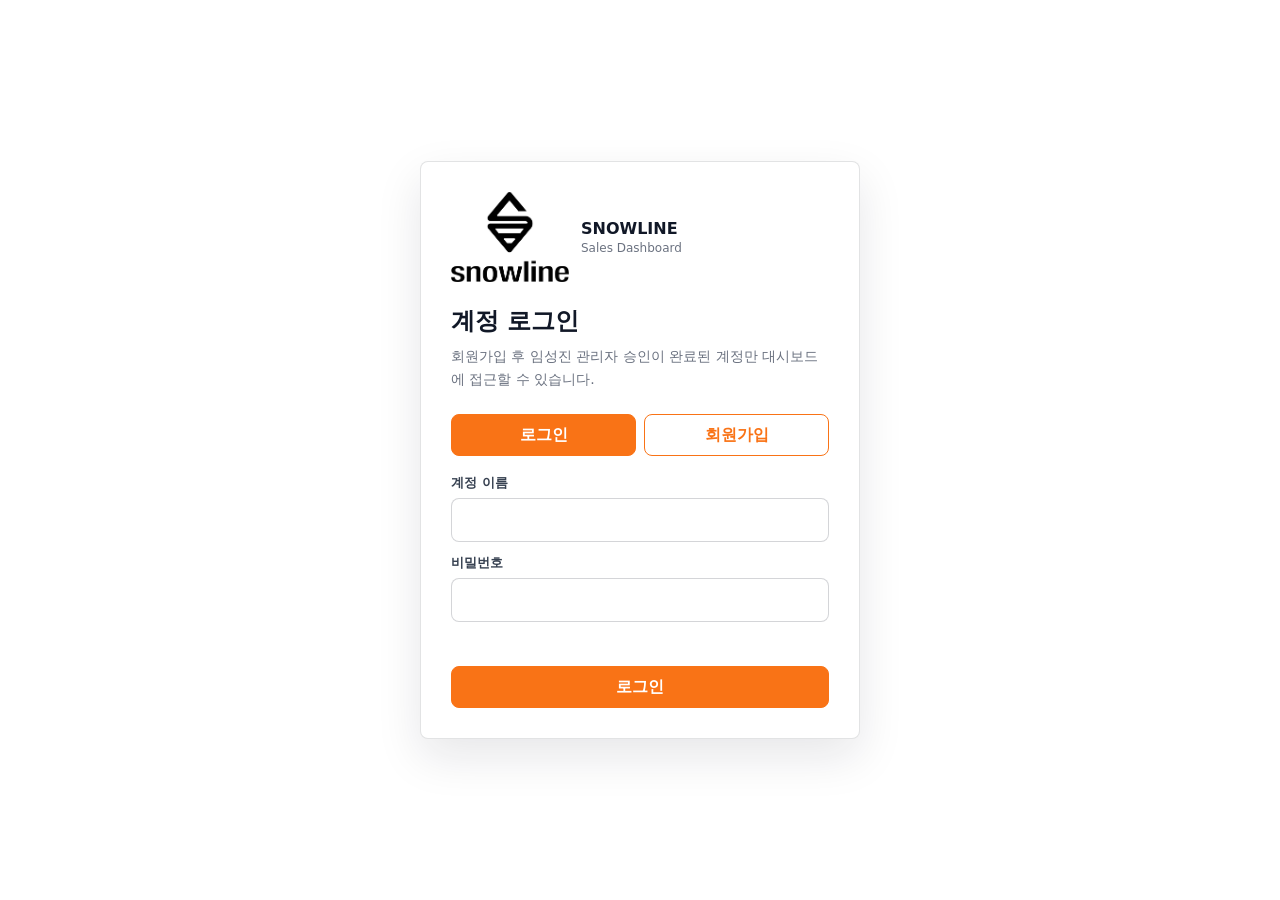
<file: index.html>
<!doctype html>
<html lang="ko">
  <head>
    <meta charset="UTF-8" />
    <meta name="viewport" content="width=device-width, initial-scale=1.0" />
    <meta http-equiv="Cache-Control" content="no-cache, no-store, must-revalidate" />
    <meta http-equiv="Pragma" content="no-cache" />
    <meta http-equiv="Expires" content="0" />
    <meta name="referrer" content="no-referrer" />
    <meta name="robots" content="noindex, nofollow, noarchive" />
    <meta name="theme-color" content="#0f172a" />
    <meta name="mobile-web-app-capable" content="yes" />
    <meta name="apple-mobile-web-app-capable" content="yes" />
    <meta name="apple-mobile-web-app-title" content="SNOWLINE" />
    <meta name="apple-mobile-web-app-status-bar-style" content="black-translucent" />
    <meta
      http-equiv="Content-Security-Policy"
      content="default-src 'self'; script-src 'self' https://script.google.com; style-src 'self'; img-src 'self' data:; connect-src 'self' https://script.google.com https://script.googleusercontent.com; object-src 'none'; worker-src 'self'; manifest-src 'self'; base-uri 'self'; form-action 'none'; upgrade-insecure-requests"
    />
    <title>SNOWLINE 영업 대시보드 | GitHub Upload</title>
    <link rel="icon" href="./assets/logo.png?v=2026060701" />
    <link rel="manifest" href="./manifest.webmanifest?v=2026070801" />
    <link rel="apple-touch-icon" href="./assets/icon-180.png?v=2026070801" />
    <link rel="stylesheet" href="./auth.css?v=2026062301" />
    <link rel="stylesheet" href="./styles.css?v=2026072001" />
  </head>
  <body class="auth-locked">
    <div class="app-shell">
      <aside class="sidebar">
        <div class="brand">
          <img class="brand-logo" src="./assets/logo.png?v=2026060701" alt="SNOWLINE" />
          <div>
            <strong>SNOWLINE</strong>
            <span>Sales Dashboard</span>
          </div>
        </div>

        <nav class="nav-tabs" aria-label="대시보드 메뉴">
          <button class="nav-tab active" data-view="overview" type="button">
            <span>Overview</span>
            <small>통합 현황</small>
          </button>
          <button class="nav-tab" data-view="sales" type="button">
            <span>Sales</span>
            <small>매출 운영</small>
          </button>
          <button class="nav-tab" data-view="products" type="button">
            <span>Products</span>
            <small>상품 운영</small>
          </button>
          <button class="nav-tab" data-view="inventory-risk" type="button">
            <span>Inventory</span>
            <small>재고 위험</small>
          </button>
          <button class="nav-tab" data-view="cs" type="button">
            <span>CS</span>
            <small>고객상담</small>
          </button>
          <button class="nav-tab" data-view="channel" type="button">
            <span>Channel</span>
            <small>채널 운영</small>
          </button>
          <button class="nav-tab" data-view="reports" type="button">
            <span>Reports</span>
            <small>보고서</small>
          </button>
          <button class="nav-tab admin-only" data-view="members" type="button">
            <span>Members</span>
            <small>회원 관리</small>
          </button>
        </nav>

        <div class="sheet-note">
          <span>Google Sheets</span>
          <strong id="sheet-status">연결 준비중</strong>
        </div>
      </aside>

      <main class="workspace">
        <header class="topbar">
          <div>
            <div class="title-row">
              <p class="eyebrow">SNOWLINE 영업 대시보드</p>
              <span class="deploy-badge">GitHub Upload</span>
            </div>
            <h1>구글시트 연동 통합 현황</h1>
            <p class="deploy-meta" id="build-version">GitHub 업로드 테스트 · 2026.06.07</p>
          </div>
          <div class="top-actions">
            <label class="search-box">
              <span>검색</span>
              <input id="search-input" type="search" placeholder="제품명, 코드, 팀, 고객명" />
            </label>
            <button id="refresh-button" class="refresh-button" type="button">새로고침</button>
          </div>
        </header>

        <section class="status-strip" id="status-strip">
          <span class="status-dot"></span>
          <span id="last-updated">데이터를 불러오는 중입니다.</span>
        </section>

        <section class="kpi-grid" id="kpi-grid" aria-label="핵심 지표"></section>

        <section class="content-view active" data-panel="overview">
          <div class="section-grid">
            <article class="panel wide">
              <div class="panel-head">
                <div>
                  <p class="eyebrow">Achievement</p>
                  <h2>팀별 목표 달성률</h2>
                </div>
              </div>
              <div class="bar-list" id="team-bars"></div>
            </article>

            <article class="panel">
              <div class="panel-head">
                <div>
                  <p class="eyebrow">Inventory</p>
                  <h2>재고 트리거</h2>
                </div>
              </div>
              <div class="inventory-grid" id="inventory-grid"></div>
            </article>
          </div>

          <article class="panel">
            <div class="panel-head">
              <div>
                <p class="eyebrow">Target Detail</p>
                <h2>월간 / 연간 목표달성률</h2>
              </div>
            </div>
            <div class="month-toggle" id="month-toggle" aria-label="월간 목표달성률 조회 월 선택"></div>
            <div class="achievement-table-grid">
              <section class="achievement-table-card">
                <h3 id="monthly-achievement-title">월간 목표달성률</h3>
                <div class="table-wrap compact-table-wrap">
                  <table class="compact-table">
                    <thead>
                      <tr>
                        <th>팀</th>
                        <th>목표</th>
                        <th>실적</th>
                        <th>달성률</th>
                      </tr>
                    </thead>
                    <tbody id="monthly-achievement-body"></tbody>
                  </table>
                </div>
              </section>
              <section class="achievement-table-card">
                <h3>연간 목표달성률</h3>
                <div class="table-wrap compact-table-wrap">
                  <table class="compact-table">
                    <thead>
                      <tr>
                        <th>팀</th>
                        <th>목표</th>
                        <th>실적</th>
                        <th>달성률</th>
                      </tr>
                    </thead>
                    <tbody id="annual-achievement-body"></tbody>
                  </table>
                </div>
              </section>
            </div>
          </article>

          <article class="panel">
            <div class="panel-head">
              <div>
                <p class="eyebrow">Ranking</p>
                  <h2>기간재고 원가금액 상위 제품</h2>
              </div>
              <div class="sort-control" aria-label="제품 정렬">
                <button class="active" type="button" data-product-sort="amount-desc">재고금액(원가)순</button>
                <button type="button" data-product-sort="turnover-desc">회전율 높은순</button>
                <button type="button" data-product-sort="turnover-asc">회전율 낮은순</button>
              </div>
            </div>
            <div class="table-wrap">
              <table>
                <thead>
                  <tr>
                    <th>순위</th>
                    <th>제품코드</th>
                    <th>제품명</th>
                    <th>회전율</th>
                    <th>현재고</th>
                    <th>재고금액(원가)</th>
                  </tr>
                </thead>
                <tbody id="top-products-body"></tbody>
              </table>
            </div>
          </article>
        </section>

        <section class="content-view" data-panel="sales">
          <article class="panel">
            <div class="panel-head">
              <div>
                <p class="eyebrow">Sales Target</p>
                <h2>팀별 매출목표 대비 실적</h2>
              </div>
            </div>
            <div class="table-wrap">
              <table>
                <thead>
                  <tr>
                    <th>팀</th>
                    <th>목표</th>
                    <th>실적</th>
                    <th>달성률</th>
                    <th>진행률</th>
                  </tr>
                </thead>
                <tbody id="sales-body"></tbody>
              </table>
            </div>
          </article>
        </section>

        <section class="content-view" data-panel="products">
          <article class="panel">
            <div class="panel-head">
              <div>
                <p class="eyebrow">Products</p>
                <h2>기간재고 기준 현 재고금액(원가) 랭킹</h2>
              </div>
              <div class="sort-control" aria-label="제품 정렬">
                <button class="active" type="button" data-product-sort="amount-desc">재고금액(원가)순</button>
                <button type="button" data-product-sort="turnover-desc">회전율 높은순</button>
                <button type="button" data-product-sort="turnover-asc">회전율 낮은순</button>
              </div>
            </div>
            <div class="table-wrap">
              <table>
                <thead>
                  <tr>
                    <th>순위</th>
                    <th>제품코드</th>
                    <th>제품명</th>
                    <th>회전율</th>
                    <th>현재고</th>
                    <th>재고금액(원가)</th>
                  </tr>
                </thead>
                <tbody id="products-body"></tbody>
              </table>
            </div>
          </article>
        </section>

        <section class="content-view" data-panel="cs">
          <article class="panel">
            <div class="panel-head">
              <div>
                <p class="eyebrow">Customer Service</p>
                <h2>CS 상담 현황</h2>
              </div>
              <div class="cs-search-tools">
                <label class="cs-customer-search">
                  <span>고객명 조회</span>
                  <input id="cs-customer-search" type="search" placeholder="고객명 입력" autocomplete="off" />
                </label>
                <label class="cs-customer-search">
                  <span>월별 조회</span>
                  <select id="cs-month-filter" aria-label="CS 월별 조회">
                    <option value="">전체 월</option>
                  </select>
                </label>
                <button class="secondary-button compact-button" id="cs-customer-clear" type="button">초기화</button>
                <span class="panel-summary" id="cs-search-summary">전체 상담내역</span>
              </div>
            </div>
            <form class="cs-entry-form" id="cs-entry-form">
              <input name="rowNumber" type="hidden" />
              <label>
                <span>상담일시</span>
                <input name="date" type="datetime-local" />
              </label>
              <label>
                <span>채널</span>
                <input name="channel" type="text" placeholder="전화, 카카오, 네이버" required />
              </label>
              <label>
                <span>고객명</span>
                <input name="customer" type="text" autocomplete="off" placeholder="필요 최소 정보만 입력" />
              </label>
              <label>
                <span>제품구분</span>
                <input name="category" type="text" autocomplete="off" />
              </label>
              <label>
                <span>제품코드</span>
                <input name="code" type="text" autocomplete="off" placeholder="SN..." />
              </label>
              <label>
                <span>제품명</span>
                <input name="product" type="text" autocomplete="off" />
              </label>
              <label class="wide-field">
                <span>상담내용</span>
                <textarea name="content" rows="3" autocomplete="off" placeholder="주민번호, 카드번호 등 고유식별정보 입력 금지" required></textarea>
              </label>
              <label>
                <span>총 청구비용</span>
                <input name="totalCost" type="text" inputmode="numeric" placeholder="0" />
              </label>
              <label>
                <span>상담자</span>
                <input name="manager" type="text" autocomplete="off" readonly title="로그인 계정명으로 자동 저장됩니다." />
              </label>
              <div class="cs-entry-actions">
                <button class="refresh-button" id="cs-submit-button" type="submit">CS 등록</button>
                <button class="secondary-button" type="reset">초기화</button>
                <span id="cs-entry-message" class="form-status"></span>
              </div>
            </form>
            <div class="table-wrap">
              <table>
                <thead>
                  <tr>
                    <th>상담일시</th>
                    <th>채널</th>
                    <th>고객명</th>
                    <th>제품구분</th>
                    <th>제품명</th>
                    <th>상담내용</th>
                    <th>총 청구비용</th>
                    <th>상담자</th>
                    <th>관리</th>
                  </tr>
                </thead>
                <tbody id="cs-body"></tbody>
              </table>
            </div>
          </article>
        </section>

        <section class="content-view" data-panel="inventory-risk">
          <article class="panel">
            <div class="panel-head">
              <div>
                <p class="eyebrow">Inventory Risk</p>
                <h2>재고 위험 관리</h2>
              </div>
              <div class="panel-summary" id="inventory-risk-summary">재고 위험 품목 산출 중</div>
            </div>
            <div class="table-wrap">
              <table>
                <thead>
                  <tr>
                    <th>상태</th>
                    <th>제품코드</th>
                    <th>제품명</th>
                    <th>회전율</th>
                    <th>현재고</th>
                    <th>재고금액(원가)</th>
                    <th>조치</th>
                  </tr>
                </thead>
                <tbody id="inventory-risk-body"></tbody>
              </table>
            </div>
          </article>
        </section>

        <section class="content-view" data-panel="channel">
          <article class="panel">
            <div class="panel-head">
              <div>
                <p class="eyebrow">Channel Operations</p>
                <h2>채널별 운영 현황</h2>
              </div>
              <div class="panel-summary" id="channel-summary">채널 데이터 연결 대기</div>
            </div>
            <div class="table-wrap">
              <table>
                <thead>
                  <tr>
                    <th>채널</th>
                    <th>상담건수</th>
                    <th>청구비용</th>
                    <th>비중</th>
                    <th>주요 제품</th>
                    <th>비고</th>
                  </tr>
                </thead>
                <tbody id="channel-sales-body"></tbody>
              </table>
            </div>
          </article>
        </section>

        <section class="content-view" data-panel="reports">
          <article class="panel">
            <div class="panel-head">
              <div>
                <p class="eyebrow">Executive Report</p>
                <h2>보고서</h2>
              </div>
            </div>
            <div class="report-grid" id="report-summary-grid"></div>
          </article>
          <article class="panel">
            <div class="panel-head">
              <div>
                <p class="eyebrow">Issue Summary</p>
                <h2>주요 이슈</h2>
              </div>
            </div>
            <div class="table-wrap">
              <table>
                <thead>
                  <tr>
                    <th>구분</th>
                    <th>항목</th>
                    <th>기준</th>
                    <th>우선순위</th>
                    <th>상태</th>
                  </tr>
                </thead>
                <tbody id="report-issue-body"></tbody>
              </table>
            </div>
          </article>
        </section>

        <section class="content-view admin-only" data-panel="members">
          <article class="panel">
            <div class="panel-head">
              <div>
                <p class="eyebrow">Admin</p>
                <h2>회원 관리</h2>
              </div>
              <button id="members-refresh" class="refresh-button" type="button">새로고침</button>
            </div>
            <div class="members-summary" id="members-summary">회원 정보를 불러오세요.</div>
            <div class="table-wrap">
              <table>
                <thead>
                  <tr>
                    <th>계정</th>
                    <th>이름</th>
                    <th>권한</th>
                    <th>상태</th>
                    <th>가입일</th>
                    <th>최근 로그인</th>
                    <th>관리</th>
                  </tr>
                </thead>
                <tbody id="members-body"></tbody>
              </table>
            </div>
          </article>
        </section>
      </main>
    </div>

    <div class="modal-backdrop" id="inventory-modal" aria-hidden="true">
      <section class="modal-panel" role="dialog" aria-modal="true" aria-labelledby="inventory-modal-title">
        <div class="modal-head">
          <div>
            <p class="eyebrow">Inventory Detail</p>
            <h2 id="inventory-modal-title">재고 상태별 제품 리스트</h2>
            <p id="inventory-modal-subtitle">제품 단가순으로 정렬됩니다.</p>
          </div>
          <div class="sort-control modal-sort" aria-label="재고 상세 정렬">
            <button class="active" type="button" data-modal-sort="amount-desc">재고금액(원가)순</button>
            <button type="button" data-modal-sort="turnover-desc">회전율 높은순</button>
            <button type="button" data-modal-sort="turnover-asc">회전율 낮은순</button>
          </div>
          <button class="icon-button" id="inventory-modal-close" type="button" aria-label="닫기">×</button>
        </div>
        <div class="table-wrap modal-table">
          <table>
            <thead>
              <tr>
                <th>상태</th>
                <th>제품코드</th>
                <th>제품명</th>
                <th>회전율</th>
                <th>현재고</th>
                <th>판매가</th>
                <th>재고금액(원가)</th>
              </tr>
            </thead>
            <tbody id="inventory-modal-body"></tbody>
          </table>
        </div>
      </section>
    </div>

    <script src="./auth-config.js?v=2026070301"></script>
    <script src="./auth.js?v=2026072002"></script>
    <script src="./app.js?v=2026072001"></script>
    <script src="./pwa.js?v=2026070801" data-service-worker="./sw.js" data-scope="./"></script>
  </body>
</html>
</file>
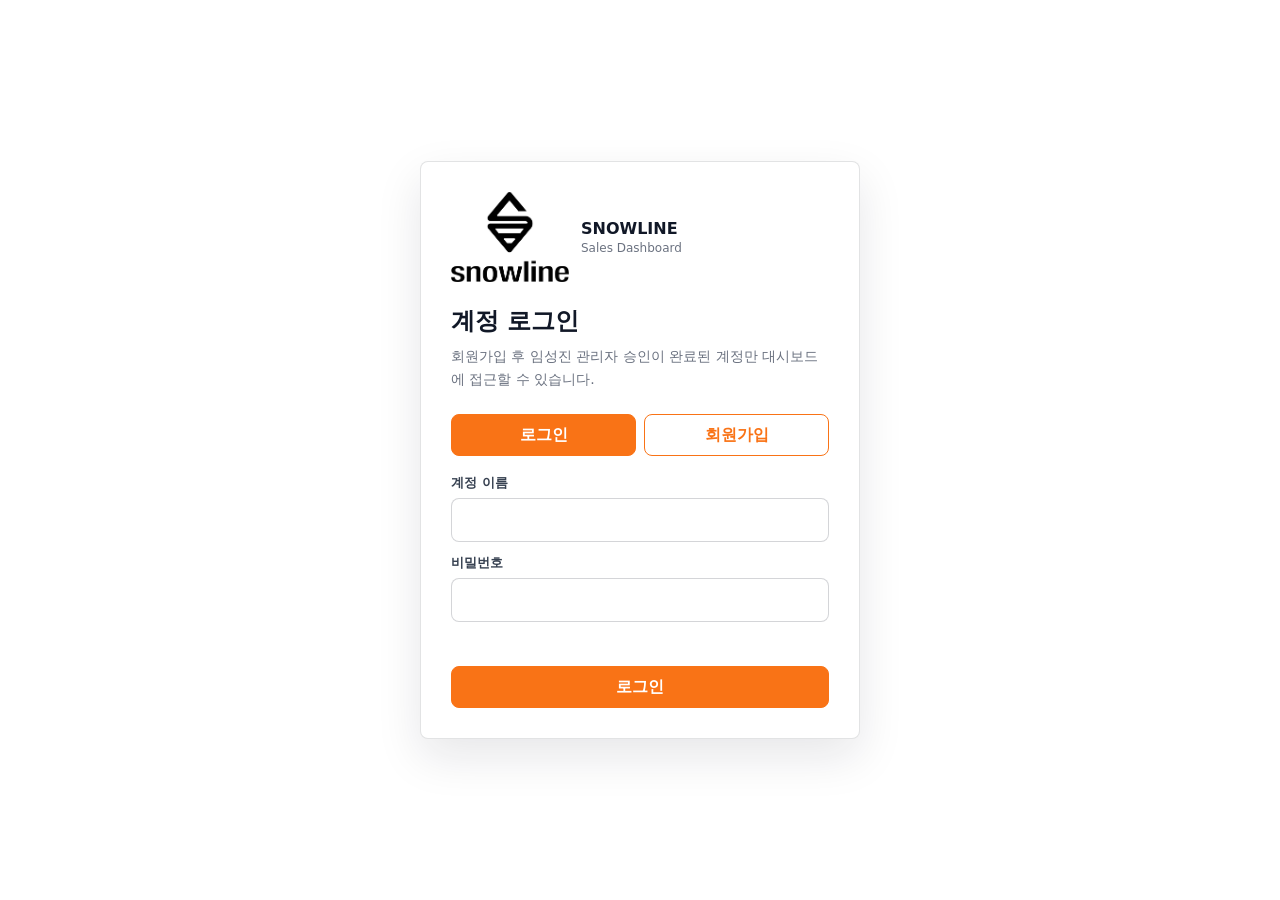
<file: test/index.html>
<!doctype html>
<html lang="ko">
  <head>
    <meta charset="UTF-8" />
    <meta name="viewport" content="width=device-width, initial-scale=1.0" />
    <meta http-equiv="Cache-Control" content="no-cache, no-store, must-revalidate" />
    <meta http-equiv="Pragma" content="no-cache" />
    <meta http-equiv="Expires" content="0" />
    <meta name="referrer" content="no-referrer" />
    <meta name="robots" content="noindex, nofollow, noarchive" />
    <meta name="theme-color" content="#0f172a" />
    <meta name="mobile-web-app-capable" content="yes" />
    <meta name="apple-mobile-web-app-capable" content="yes" />
    <meta name="apple-mobile-web-app-title" content="SNOWLINE TEST" />
    <meta name="apple-mobile-web-app-status-bar-style" content="black-translucent" />
    <meta
      http-equiv="Content-Security-Policy"
      content="default-src 'self'; script-src 'self' https://script.google.com; style-src 'self'; img-src 'self' data:; connect-src 'self' https://script.google.com https://script.googleusercontent.com; object-src 'none'; worker-src 'self'; manifest-src 'self'; base-uri 'self'; form-action 'none'; upgrade-insecure-requests"
    />
    <title>SNOWLINE 영업 대시보드 | GitHub Upload</title>
    <link rel="icon" href="./assets/logo.png?v=2026060701" />
    <link rel="manifest" href="./manifest.webmanifest?v=2026070801" />
    <link rel="apple-touch-icon" href="../assets/icon-180.png?v=2026070801" />
    <link rel="stylesheet" href="./auth.css?v=2026062301" />
    <link rel="stylesheet" href="./styles.css?v=2026072001" />
  </head>
  <body class="auth-locked">
    <div class="app-shell">
      <aside class="sidebar">
        <div class="brand">
          <img class="brand-logo" src="./assets/logo.png?v=2026060701" alt="SNOWLINE" />
          <div>
            <strong>SNOWLINE</strong>
            <span>Sales Dashboard</span>
          </div>
        </div>

        <nav class="nav-tabs" aria-label="대시보드 메뉴">
          <button class="nav-tab active" data-view="overview" type="button">
            <span>Overview</span>
            <small>통합 현황</small>
          </button>
          <button class="nav-tab" data-view="sales" type="button">
            <span>Sales</span>
            <small>매출 운영</small>
          </button>
          <button class="nav-tab" data-view="products" type="button">
            <span>Products</span>
            <small>상품 운영</small>
          </button>
          <button class="nav-tab" data-view="price" type="button">
            <span>Price</span>
            <small>최저가 감시</small>
          </button>
          <button class="nav-tab" data-view="inventory-risk" type="button">
            <span>Inventory</span>
            <small>재고 위험</small>
          </button>
          <button class="nav-tab" data-view="cs" type="button">
            <span>CS</span>
            <small>고객상담</small>
          </button>
          <button class="nav-tab" data-view="actions" type="button">
            <span>Actions</span>
            <small>업무 액션</small>
          </button>
          <button class="nav-tab" data-view="channel" type="button">
            <span>Channel</span>
            <small>채널 운영</small>
          </button>
          <button class="nav-tab admin-only" data-view="members" type="button">
            <span>Members</span>
            <small>회원 관리</small>
          </button>
        </nav>

        <div class="sheet-note">
          <span>Google Sheets</span>
          <strong id="sheet-status">연결 준비중</strong>
        </div>
      </aside>

      <main class="workspace">
        <header class="topbar">
          <div>
            <div class="title-row">
              <p class="eyebrow">SNOWLINE 영업 대시보드</p>
              <span class="deploy-badge">GitHub Upload</span>
            </div>
            <h1>구글시트 연동 통합 현황</h1>
            <p class="deploy-meta" id="build-version">GitHub 업로드 테스트 · 2026.06.07</p>
          </div>
          <div class="top-actions">
            <label class="search-box">
              <span>검색</span>
              <input id="search-input" type="search" placeholder="제품명, 코드, 팀, 고객명" />
            </label>
            <button id="refresh-button" class="refresh-button" type="button">새로고침</button>
          </div>
        </header>

        <section class="status-strip" id="status-strip">
          <span class="status-dot"></span>
          <span id="last-updated">데이터를 불러오는 중입니다.</span>
        </section>

        <section class="kpi-grid" id="kpi-grid" aria-label="핵심 지표"></section>

        <section class="content-view active" data-panel="overview">
          <div class="section-grid">
            <article class="panel wide">
              <div class="panel-head">
                <div>
                  <p class="eyebrow">Achievement</p>
                  <h2>팀별 목표 달성률</h2>
                </div>
              </div>
              <div class="bar-list" id="team-bars"></div>
            </article>

            <article class="panel">
              <div class="panel-head">
                <div>
                  <p class="eyebrow">Inventory</p>
                  <h2>재고 트리거</h2>
                </div>
              </div>
              <div class="inventory-grid" id="inventory-grid"></div>
            </article>
          </div>

          <article class="panel">
            <div class="panel-head">
              <div>
                <p class="eyebrow">Target Detail</p>
                <h2>월간 / 연간 목표달성률</h2>
              </div>
            </div>
            <div class="month-toggle" id="month-toggle" aria-label="월간 목표달성률 조회 월 선택"></div>
            <div class="achievement-table-grid">
              <section class="achievement-table-card">
                <h3 id="monthly-achievement-title">월간 목표달성률</h3>
                <div class="table-wrap compact-table-wrap">
                  <table class="compact-table">
                    <thead>
                      <tr>
                        <th>팀</th>
                        <th>목표</th>
                        <th>실적</th>
                        <th>달성률</th>
                      </tr>
                    </thead>
                    <tbody id="monthly-achievement-body"></tbody>
                  </table>
                </div>
              </section>
              <section class="achievement-table-card">
                <h3>연간 목표달성률</h3>
                <div class="table-wrap compact-table-wrap">
                  <table class="compact-table">
                    <thead>
                      <tr>
                        <th>팀</th>
                        <th>목표</th>
                        <th>실적</th>
                        <th>달성률</th>
                      </tr>
                    </thead>
                    <tbody id="annual-achievement-body"></tbody>
                  </table>
                </div>
              </section>
            </div>
          </article>

          <article class="panel">
            <div class="panel-head">
              <div>
                <p class="eyebrow">Ranking</p>
                  <h2>기간재고 원가금액 상위 제품</h2>
              </div>
              <div class="sort-control" aria-label="제품 정렬">
                <button class="active" type="button" data-product-sort="amount-desc">재고금액(원가)순</button>
                <button type="button" data-product-sort="turnover-desc">회전율 높은순</button>
                <button type="button" data-product-sort="turnover-asc">회전율 낮은순</button>
              </div>
            </div>
            <div class="table-wrap">
              <table>
                <thead>
                  <tr>
                    <th>순위</th>
                    <th>제품코드</th>
                    <th>제품명</th>
                    <th>회전율</th>
                    <th>현재고</th>
                    <th>재고금액(원가)</th>
                  </tr>
                </thead>
                <tbody id="top-products-body"></tbody>
              </table>
            </div>
          </article>
        </section>

        <section class="content-view" data-panel="sales">
          <article class="panel">
            <div class="panel-head">
              <div>
                <p class="eyebrow">Sales Target</p>
                <h2>팀별 매출목표 대비 실적</h2>
              </div>
            </div>
            <div class="table-wrap">
              <table>
                <thead>
                  <tr>
                    <th>팀</th>
                    <th>목표</th>
                    <th>실적</th>
                    <th>달성률</th>
                    <th>진행률</th>
                  </tr>
                </thead>
                <tbody id="sales-body"></tbody>
              </table>
            </div>
          </article>
        </section>

        <section class="content-view" data-panel="products">
          <article class="panel">
            <div class="panel-head">
              <div>
                <p class="eyebrow">Products</p>
                <h2>기간재고 기준 현 재고금액(원가) 랭킹</h2>
              </div>
              <div class="sort-control" aria-label="제품 정렬">
                <button class="active" type="button" data-product-sort="amount-desc">재고금액(원가)순</button>
                <button type="button" data-product-sort="turnover-desc">회전율 높은순</button>
                <button type="button" data-product-sort="turnover-asc">회전율 낮은순</button>
              </div>
            </div>
            <div class="table-wrap">
              <table>
                <thead>
                  <tr>
                    <th>순위</th>
                    <th>제품코드</th>
                    <th>제품명</th>
                    <th>회전율</th>
                    <th>현재고</th>
                    <th>재고금액(원가)</th>
                  </tr>
                </thead>
                <tbody id="products-body"></tbody>
              </table>
            </div>
          </article>
        </section>

        <section class="content-view" data-panel="cs">
          <article class="panel">
            <div class="panel-head">
              <div>
                <p class="eyebrow">Customer Service</p>
                <h2>CS 상담 현황</h2>
              </div>
              <div class="cs-search-tools">
                <label class="cs-customer-search">
                  <span>고객명 조회</span>
                  <input id="cs-customer-search" type="search" placeholder="고객명 입력" autocomplete="off" />
                </label>
                <label class="cs-customer-search">
                  <span>월별 조회</span>
                  <select id="cs-month-filter" aria-label="CS 월별 조회">
                    <option value="">전체 월</option>
                  </select>
                </label>
                <button class="secondary-button compact-button" id="cs-customer-clear" type="button">초기화</button>
                <span class="panel-summary" id="cs-search-summary">전체 상담내역</span>
              </div>
            </div>
            <form class="cs-entry-form" id="cs-entry-form">
              <input name="rowNumber" type="hidden" />
              <label>
                <span>상담일시</span>
                <input name="date" type="datetime-local" />
              </label>
              <label>
                <span>채널</span>
                <input name="channel" type="text" placeholder="전화, 카카오, 네이버" required />
              </label>
              <label>
                <span>고객명</span>
                <input name="customer" type="text" autocomplete="off" placeholder="필요 최소 정보만 입력" />
              </label>
              <label>
                <span>제품구분</span>
                <input name="category" type="text" autocomplete="off" />
              </label>
              <label>
                <span>제품코드</span>
                <input name="code" type="text" autocomplete="off" placeholder="SN..." />
              </label>
              <label>
                <span>제품명</span>
                <input name="product" type="text" autocomplete="off" />
              </label>
              <label class="wide-field">
                <span>상담내용</span>
                <textarea name="content" rows="3" autocomplete="off" placeholder="주민번호, 카드번호 등 고유식별정보 입력 금지" required></textarea>
              </label>
              <label>
                <span>총 청구비용</span>
                <input name="totalCost" type="text" inputmode="numeric" placeholder="0" />
              </label>
              <label>
                <span>상담자</span>
                <input name="manager" type="text" autocomplete="off" readonly title="로그인 계정명으로 자동 저장됩니다." />
              </label>
              <div class="cs-entry-actions">
                <button class="refresh-button" id="cs-submit-button" type="submit">CS 등록</button>
                <button class="secondary-button" type="reset">초기화</button>
                <span id="cs-entry-message" class="form-status"></span>
              </div>
            </form>
            <div class="table-wrap">
              <table>
                <thead>
                  <tr>
                    <th>상담일시</th>
                    <th>채널</th>
                    <th>고객명</th>
                    <th>제품구분</th>
                    <th>제품명</th>
                    <th>상담내용</th>
                    <th>총 청구비용</th>
                    <th>상담자</th>
                    <th>관리</th>
                  </tr>
                </thead>
                <tbody id="cs-body"></tbody>
              </table>
            </div>
          </article>
        </section>

        <section class="content-view" data-panel="price">
          <article class="panel">
            <div class="panel-head">
              <div>
                <p class="eyebrow">Price Monitoring</p>
                <h2>온라인 최저가 통합 운영</h2>
              </div>
              <div class="panel-summary" id="price-monitor-summary">최저가 API 연결 대기</div>
            </div>

            <div class="price-console">
              <div class="price-console-bar">
                <label class="price-api-field">
                  <span>API 주소</span>
                  <input id="lowest-api-base" type="url" placeholder="https://lowest-price.example.com" autocomplete="off" />
                </label>
                <button id="lowest-api-save" class="secondary-button" type="button">저장</button>
                <button id="lowest-check-button" class="refresh-button" type="button">조회</button>
                <button id="lowest-export-button" class="secondary-button" type="button">CSV</button>
                <span id="lowest-api-status" class="price-api-status">연결 확인 전</span>
              </div>

              <div class="price-work-grid">
                <section class="lowest-section">
                  <div class="lowest-section-head">
                    <h3>상품 목록</h3>
                    <button id="lowest-clear-products" class="icon-button" type="button" title="개별 등록 상품 삭제">×</button>
                  </div>
                  <form id="lowest-product-form" class="lowest-form">
                    <label>
                      <span>상품명</span>
                      <input id="lowest-product-name" type="text" autocomplete="off" placeholder="아웃도어10인용코펠" />
                    </label>
                    <label>
                      <span>기준가격</span>
                      <input id="lowest-base-price" type="text" inputmode="numeric" placeholder="107200" />
                    </label>
                    <button class="secondary-button" type="submit">추가</button>
                  </form>
                  <label class="lowest-bulk">
                    <span>붙여넣기</span>
                    <textarea id="lowest-bulk-input" rows="4" placeholder="상품명, 기준가격"></textarea>
                  </label>
                  <div class="lowest-inline-actions">
                    <button id="lowest-bulk-import" class="secondary-button" type="button">목록 반영</button>
                    <input id="lowest-excel-file" class="lowest-file-input" type="file" accept=".xlsx,application/vnd.openxmlformats-officedocument.spreadsheetml.sheet" />
                    <button id="lowest-excel-import" class="secondary-button" type="button">엑셀 반영</button>
                  </div>
                  <div class="table-wrap lowest-product-table">
                    <table>
                      <thead>
                        <tr>
                          <th>상품명</th>
                          <th>기준가격</th>
                          <th></th>
                        </tr>
                      </thead>
                      <tbody id="lowest-product-rows"></tbody>
                    </table>
                  </div>
                </section>

                <section class="lowest-section">
                  <div class="lowest-section-head">
                    <h3>알림 / 감시</h3>
                    <button id="lowest-refresh-events" class="secondary-button compact-action" type="button">새로고침</button>
                  </div>
                  <form id="lowest-email-form" class="lowest-form email">
                    <label>
                      <span>수신 메일</span>
                      <textarea id="lowest-email-recipients" rows="3" placeholder="manager@example.com"></textarea>
                    </label>
                    <button class="secondary-button" type="submit">저장</button>
                  </form>
                  <div id="lowest-email-status" class="lowest-muted">메일 설정 확인 전</div>
                  <div class="lowest-watch-summary" id="lowest-watch-summary"></div>
                </section>
              </div>

              <div class="price-result-toolbar">
                <label>
                  <span>검색개수</span>
                  <select id="lowest-display-count">
                    <option value="100">100</option>
                    <option value="200">200</option>
                    <option value="300">300</option>
                    <option value="500">500</option>
                    <option value="700">700</option>
                    <option value="1000">1000</option>
                    <option value="50">50</option>
                    <option value="30">30</option>
                    <option value="10">10</option>
                  </select>
                </label>
                <label class="lowest-search">
                  <span>결과 검색</span>
                  <input id="lowest-result-search" type="search" autocomplete="off" placeholder="상품명, 판매처" />
                </label>
                <label class="lowest-toggle">
                  <input id="lowest-price-first" type="checkbox" checked />
                  <span>가격비교 최저가 우선</span>
                </label>
                <label class="lowest-toggle">
                  <input id="lowest-exclude-special" type="checkbox" checked />
                  <span>중고/렌탈/해외직구 제외</span>
                </label>
              </div>
            </div>
            <div class="table-wrap">
              <table>
                <thead>
                  <tr>
                    <th><button class="table-sort-button" type="button" data-price-sort="name-asc">상품명</button></th>
                    <th><button class="table-sort-button" type="button" data-price-sort="base-price-desc">기준가격</button></th>
                    <th><button class="table-sort-button" type="button" data-price-sort="lowest-price-asc">최저가</button></th>
                    <th><button class="table-sort-button active" type="button" data-price-sort="drop-rate-desc">하락률</button></th>
                    <th><button class="table-sort-button" type="button" data-price-sort="drop-amount-desc">하락액</button></th>
                    <th>판매처 사업자명</th>
                    <th>판매처 URL</th>
                    <th>비고</th>
                  </tr>
                </thead>
                <tbody id="price-monitor-body"></tbody>
              </table>
            </div>
            <div class="price-watch-grid">
              <section class="lowest-section compact">
                <h3>판매처별 인하 패턴</h3>
                <div class="table-wrap">
                  <table>
                    <thead>
                      <tr>
                        <th>판매처</th>
                        <th>건수</th>
                        <th>상품수</th>
                        <th>평균 하락률</th>
                        <th>최대 하락률</th>
                        <th>집중 시간</th>
                      </tr>
                    </thead>
                    <tbody id="lowest-seller-pattern-rows"></tbody>
                  </table>
                </div>
              </section>
              <section class="lowest-section compact">
                <h3>최근 감지 이벤트</h3>
                <div class="table-wrap">
                  <table>
                    <thead>
                      <tr>
                        <th>시간</th>
                        <th>유형</th>
                        <th>상품명</th>
                        <th>판매처</th>
                        <th>최저가</th>
                        <th>URL</th>
                      </tr>
                    </thead>
                    <tbody id="lowest-event-rows"></tbody>
                  </table>
                </div>
              </section>
            </div>
          </article>
        </section>

        <section class="content-view" data-panel="inventory-risk">
          <article class="panel">
            <div class="panel-head">
              <div>
                <p class="eyebrow">Inventory Risk</p>
                <h2>재고 위험 관리</h2>
              </div>
              <div class="panel-summary" id="inventory-risk-summary">재고 위험 품목 산출 중</div>
            </div>
            <div class="table-wrap">
              <table>
                <thead>
                  <tr>
                    <th>상태</th>
                    <th>제품코드</th>
                    <th>제품명</th>
                    <th>회전율</th>
                    <th>현재고</th>
                    <th>재고금액(원가)</th>
                    <th>조치</th>
                  </tr>
                </thead>
                <tbody id="inventory-risk-body"></tbody>
              </table>
            </div>
          </article>
        </section>

        <section class="content-view" data-panel="actions">
          <article class="panel">
            <div class="panel-head">
              <div>
                <p class="eyebrow">Action Queue</p>
                <h2>업무 액션</h2>
              </div>
              <div class="panel-summary" id="action-summary">액션 항목 산출 중</div>
            </div>
            <div class="table-wrap">
              <table>
                <thead>
                  <tr>
                    <th>구분</th>
                    <th>항목</th>
                    <th>기준</th>
                    <th>우선순위</th>
                    <th>상태</th>
                  </tr>
                </thead>
                <tbody id="action-queue-body"></tbody>
              </table>
            </div>
          </article>
        </section>

        <section class="content-view" data-panel="channel">
          <article class="panel">
            <div class="panel-head">
              <div>
                <p class="eyebrow">Channel Operations</p>
                <h2>채널별 운영 현황</h2>
              </div>
              <div class="panel-summary" id="channel-summary">채널 데이터 연결 대기</div>
            </div>
            <div class="table-wrap">
              <table>
                <thead>
                  <tr>
                    <th>채널</th>
                    <th>상담건수</th>
                    <th>청구비용</th>
                    <th>비중</th>
                    <th>주요 제품</th>
                    <th>비고</th>
                  </tr>
                </thead>
                <tbody id="channel-sales-body"></tbody>
              </table>
            </div>
          </article>
        </section>

        <section class="content-view admin-only" data-panel="members">
          <article class="panel">
            <div class="panel-head">
              <div>
                <p class="eyebrow">Admin</p>
                <h2>회원 관리</h2>
              </div>
              <button id="members-refresh" class="refresh-button" type="button">새로고침</button>
            </div>
            <div class="members-summary" id="members-summary">회원 정보를 불러오세요.</div>
            <div class="table-wrap">
              <table>
                <thead>
                  <tr>
                    <th>계정</th>
                    <th>이름</th>
                    <th>권한</th>
                    <th>상태</th>
                    <th>가입일</th>
                    <th>최근 로그인</th>
                    <th>관리</th>
                  </tr>
                </thead>
                <tbody id="members-body"></tbody>
              </table>
            </div>
          </article>
        </section>
      </main>
    </div>

    <div class="modal-backdrop" id="inventory-modal" aria-hidden="true">
      <section class="modal-panel" role="dialog" aria-modal="true" aria-labelledby="inventory-modal-title">
        <div class="modal-head">
          <div>
            <p class="eyebrow">Inventory Detail</p>
            <h2 id="inventory-modal-title">재고 상태별 제품 리스트</h2>
            <p id="inventory-modal-subtitle">제품 단가순으로 정렬됩니다.</p>
          </div>
          <div class="sort-control modal-sort" aria-label="재고 상세 정렬">
            <button class="active" type="button" data-modal-sort="amount-desc">재고금액(원가)순</button>
            <button type="button" data-modal-sort="turnover-desc">회전율 높은순</button>
            <button type="button" data-modal-sort="turnover-asc">회전율 낮은순</button>
          </div>
          <button class="icon-button" id="inventory-modal-close" type="button" aria-label="닫기">×</button>
        </div>
        <div class="table-wrap modal-table">
          <table>
            <thead>
              <tr>
                <th>상태</th>
                <th>제품코드</th>
                <th>제품명</th>
                <th>회전율</th>
                <th>현재고</th>
                <th>판매가</th>
                <th>재고금액(원가)</th>
              </tr>
            </thead>
            <tbody id="inventory-modal-body"></tbody>
          </table>
        </div>
      </section>
    </div>

    <script src="./auth-config.js?v=2026070301"></script>
    <script src="./auth.js?v=2026072002"></script>
    <script src="./app.js?v=2026072001"></script>
    <script src="../pwa.js?v=2026070801" data-service-worker="../sw.js" data-scope="../"></script>
  </body>
</html>
</file>
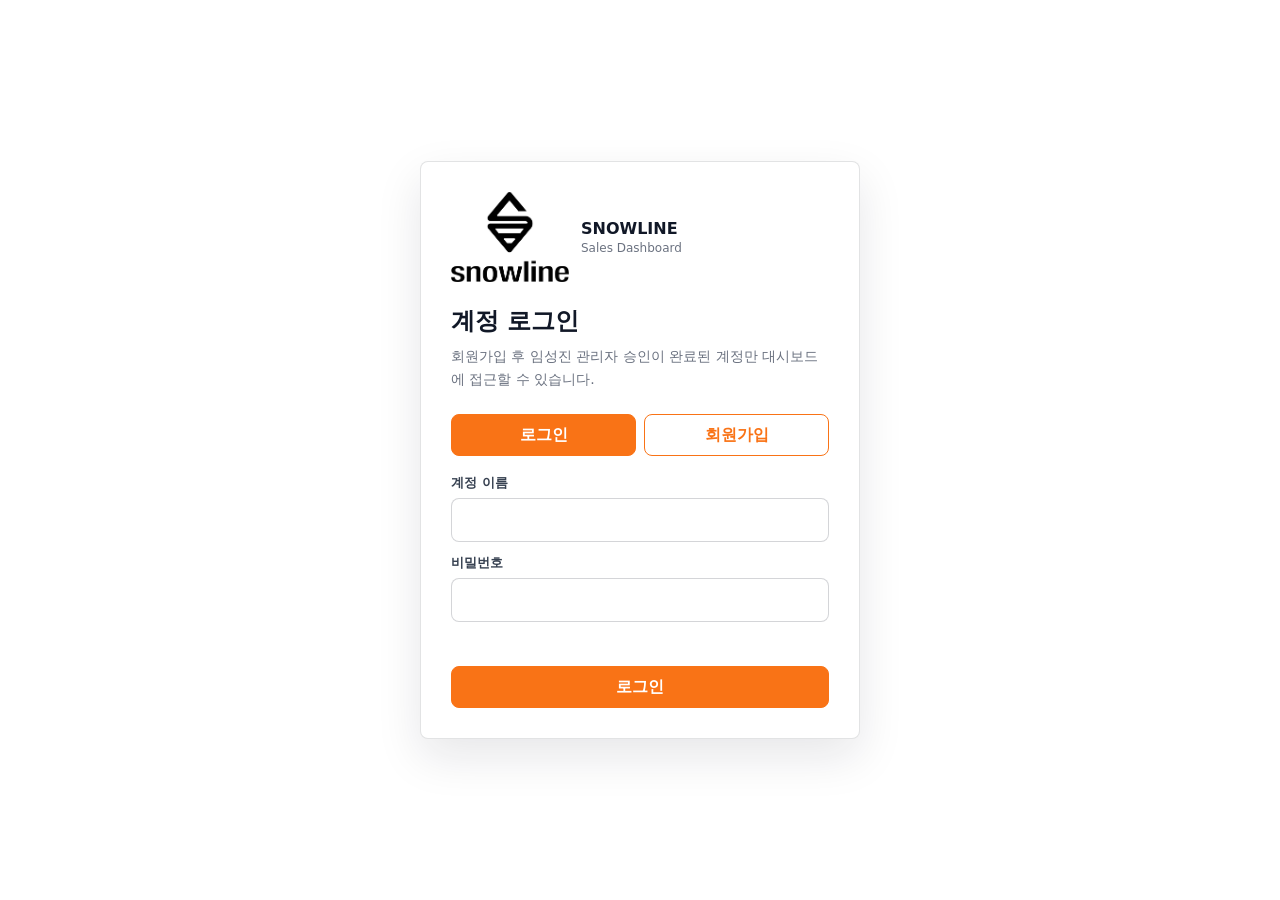
<file: release/test/index.html>
<!doctype html>
<html lang="ko">
  <head>
    <meta charset="UTF-8" />
    <meta name="viewport" content="width=device-width, initial-scale=1.0" />
    <meta http-equiv="Cache-Control" content="no-cache, no-store, must-revalidate" />
    <meta http-equiv="Pragma" content="no-cache" />
    <meta http-equiv="Expires" content="0" />
    <meta name="referrer" content="no-referrer" />
    <title>SNOWLINE 영업 대시보드 | GitHub Upload</title>
    <link rel="icon" href="./assets/logo.png?v=2026060701" />
    <link rel="stylesheet" href="./auth.css?v=2026062301" />
    <link rel="stylesheet" href="./styles.css?v=2026062409" />
  </head>
  <body class="auth-locked">
    <div class="app-shell">
      <aside class="sidebar">
        <div class="brand">
          <img class="brand-logo" src="./assets/logo.png?v=2026060701" alt="SNOWLINE" />
          <div>
            <strong>SNOWLINE</strong>
            <span>Sales Dashboard</span>
          </div>
        </div>

        <nav class="nav-tabs" aria-label="대시보드 메뉴">
          <button class="nav-tab active" data-view="overview" type="button">
            <span>Overview</span>
            <small>통합 현황</small>
          </button>
          <button class="nav-tab" data-view="sales" type="button">
            <span>Sales</span>
            <small>매출 운영</small>
          </button>
          <button class="nav-tab" data-view="products" type="button">
            <span>Products</span>
            <small>상품 운영</small>
          </button>
          <button class="nav-tab" data-view="price" type="button">
            <span>Price</span>
            <small>최저가 감시</small>
          </button>
          <button class="nav-tab" data-view="inventory-risk" type="button">
            <span>Inventory</span>
            <small>재고 위험</small>
          </button>
          <button class="nav-tab" data-view="cs" type="button">
            <span>CS</span>
            <small>고객상담</small>
          </button>
          <button class="nav-tab" data-view="actions" type="button">
            <span>Actions</span>
            <small>업무 액션</small>
          </button>
          <button class="nav-tab" data-view="channel" type="button">
            <span>Channel</span>
            <small>채널 운영</small>
          </button>
          <button class="nav-tab admin-only" data-view="members" type="button">
            <span>Members</span>
            <small>회원 관리</small>
          </button>
        </nav>

        <div class="sheet-note">
          <span>Google Sheets</span>
          <strong id="sheet-status">연결 준비중</strong>
        </div>
      </aside>

      <main class="workspace">
        <header class="topbar">
          <div>
            <div class="title-row">
              <p class="eyebrow">SNOWLINE 영업 대시보드</p>
              <span class="deploy-badge">GitHub Upload</span>
            </div>
            <h1>구글시트 연동 통합 현황</h1>
            <p class="deploy-meta" id="build-version">GitHub 업로드 테스트 · 2026.06.07</p>
          </div>
          <div class="top-actions">
            <label class="search-box">
              <span>검색</span>
              <input id="search-input" type="search" placeholder="제품명, 코드, 팀, 고객명" />
            </label>
            <button id="refresh-button" class="refresh-button" type="button">새로고침</button>
          </div>
        </header>

        <section class="status-strip" id="status-strip">
          <span class="status-dot"></span>
          <span id="last-updated">데이터를 불러오는 중입니다.</span>
        </section>

        <section class="kpi-grid" id="kpi-grid" aria-label="핵심 지표"></section>

        <section class="content-view active" data-panel="overview">
          <div class="section-grid">
            <article class="panel wide">
              <div class="panel-head">
                <div>
                  <p class="eyebrow">Achievement</p>
                  <h2>팀별 목표 달성률</h2>
                </div>
              </div>
              <div class="bar-list" id="team-bars"></div>
            </article>

            <article class="panel">
              <div class="panel-head">
                <div>
                  <p class="eyebrow">Inventory</p>
                  <h2>재고 트리거</h2>
                </div>
              </div>
              <div class="inventory-grid" id="inventory-grid"></div>
            </article>
          </div>

          <article class="panel">
            <div class="panel-head">
              <div>
                <p class="eyebrow">Target Detail</p>
                <h2>월간 / 연간 목표달성률</h2>
              </div>
            </div>
            <div class="month-toggle" id="month-toggle" aria-label="월간 목표달성률 조회 월 선택"></div>
            <div class="achievement-table-grid">
              <section class="achievement-table-card">
                <h3 id="monthly-achievement-title">월간 목표달성률</h3>
                <div class="table-wrap compact-table-wrap">
                  <table class="compact-table">
                    <thead>
                      <tr>
                        <th>팀</th>
                        <th>목표</th>
                        <th>실적</th>
                        <th>달성률</th>
                      </tr>
                    </thead>
                    <tbody id="monthly-achievement-body"></tbody>
                  </table>
                </div>
              </section>
              <section class="achievement-table-card">
                <h3>연간 목표달성률</h3>
                <div class="table-wrap compact-table-wrap">
                  <table class="compact-table">
                    <thead>
                      <tr>
                        <th>팀</th>
                        <th>목표</th>
                        <th>실적</th>
                        <th>달성률</th>
                      </tr>
                    </thead>
                    <tbody id="annual-achievement-body"></tbody>
                  </table>
                </div>
              </section>
            </div>
          </article>

          <article class="panel">
            <div class="panel-head">
              <div>
                <p class="eyebrow">Ranking</p>
                  <h2>기간재고 원가금액 상위 제품</h2>
              </div>
              <div class="sort-control" aria-label="제품 정렬">
                <button class="active" type="button" data-product-sort="amount-desc">재고금액(원가)순</button>
                <button type="button" data-product-sort="turnover-desc">회전율 높은순</button>
                <button type="button" data-product-sort="turnover-asc">회전율 낮은순</button>
              </div>
            </div>
            <div class="table-wrap">
              <table>
                <thead>
                  <tr>
                    <th>순위</th>
                    <th>제품코드</th>
                    <th>제품명</th>
                    <th>회전율</th>
                    <th>현재고</th>
                    <th>재고금액(원가)</th>
                  </tr>
                </thead>
                <tbody id="top-products-body"></tbody>
              </table>
            </div>
          </article>
        </section>

        <section class="content-view" data-panel="sales">
          <article class="panel">
            <div class="panel-head">
              <div>
                <p class="eyebrow">Sales Target</p>
                <h2>팀별 매출목표 대비 실적</h2>
              </div>
            </div>
            <div class="table-wrap">
              <table>
                <thead>
                  <tr>
                    <th>팀</th>
                    <th>목표</th>
                    <th>실적</th>
                    <th>달성률</th>
                    <th>진행률</th>
                  </tr>
                </thead>
                <tbody id="sales-body"></tbody>
              </table>
            </div>
          </article>
        </section>

        <section class="content-view" data-panel="products">
          <article class="panel">
            <div class="panel-head">
              <div>
                <p class="eyebrow">Products</p>
                <h2>기간재고 기준 현 재고금액(원가) 랭킹</h2>
              </div>
              <div class="sort-control" aria-label="제품 정렬">
                <button class="active" type="button" data-product-sort="amount-desc">재고금액(원가)순</button>
                <button type="button" data-product-sort="turnover-desc">회전율 높은순</button>
                <button type="button" data-product-sort="turnover-asc">회전율 낮은순</button>
              </div>
            </div>
            <div class="table-wrap">
              <table>
                <thead>
                  <tr>
                    <th>순위</th>
                    <th>제품코드</th>
                    <th>제품명</th>
                    <th>회전율</th>
                    <th>현재고</th>
                    <th>재고금액(원가)</th>
                  </tr>
                </thead>
                <tbody id="products-body"></tbody>
              </table>
            </div>
          </article>
        </section>

        <section class="content-view" data-panel="cs">
          <article class="panel">
            <div class="panel-head">
              <div>
                <p class="eyebrow">Customer Service</p>
                <h2>CS 상담 현황</h2>
              </div>
              <div class="cs-search-tools">
                <label class="cs-customer-search">
                  <span>고객명 조회</span>
                  <input id="cs-customer-search" type="search" placeholder="고객명 입력" autocomplete="off" />
                </label>
                <button class="secondary-button compact-button" id="cs-customer-clear" type="button">초기화</button>
                <span class="panel-summary" id="cs-search-summary">전체 상담내역</span>
              </div>
            </div>
            <form class="cs-entry-form" id="cs-entry-form">
              <input name="rowNumber" type="hidden" />
              <label>
                <span>상담일시</span>
                <input name="date" type="datetime-local" />
              </label>
              <label>
                <span>채널</span>
                <input name="channel" type="text" placeholder="전화, 카카오, 네이버" required />
              </label>
              <label>
                <span>고객명</span>
                <input name="customer" type="text" autocomplete="off" placeholder="필요 최소 정보만 입력" />
              </label>
              <label>
                <span>제품구분</span>
                <input name="category" type="text" autocomplete="off" />
              </label>
              <label>
                <span>제품코드</span>
                <input name="code" type="text" autocomplete="off" placeholder="SN..." />
              </label>
              <label>
                <span>제품명</span>
                <input name="product" type="text" autocomplete="off" />
              </label>
              <label class="wide-field">
                <span>상담내용</span>
                <textarea name="content" rows="3" autocomplete="off" placeholder="주민번호, 카드번호 등 고유식별정보 입력 금지" required></textarea>
              </label>
              <label>
                <span>총 청구비용</span>
                <input name="totalCost" type="text" inputmode="numeric" placeholder="0" />
              </label>
              <label>
                <span>상담자</span>
                <input name="manager" type="text" autocomplete="off" readonly title="로그인 계정명으로 자동 저장됩니다." />
              </label>
              <div class="cs-entry-actions">
                <button class="refresh-button" id="cs-submit-button" type="submit">CS 등록</button>
                <button class="secondary-button" type="reset">초기화</button>
                <span id="cs-entry-message" class="form-status"></span>
              </div>
            </form>
            <div class="table-wrap">
              <table>
                <thead>
                  <tr>
                    <th>상담일시</th>
                    <th>채널</th>
                    <th>고객명</th>
                    <th>제품구분</th>
                    <th>제품명</th>
                    <th>상담내용</th>
                    <th>총 청구비용</th>
                    <th>상담자</th>
                    <th>관리</th>
                  </tr>
                </thead>
                <tbody id="cs-body"></tbody>
              </table>
            </div>
          </article>
        </section>

        <section class="content-view" data-panel="price">
          <article class="panel">
            <div class="panel-head">
              <div>
                <p class="eyebrow">Price Monitoring</p>
                <h2>온라인 최저가 통합 운영</h2>
              </div>
              <div class="panel-summary" id="price-monitor-summary">최저가 API 연결 대기</div>
            </div>

            <div class="price-console">
              <div class="price-console-bar">
                <label class="price-api-field">
                  <span>API 주소</span>
                  <input id="lowest-api-base" type="url" placeholder="https://lowest-price.example.com" autocomplete="off" />
                </label>
                <button id="lowest-api-save" class="secondary-button" type="button">저장</button>
                <button id="lowest-check-button" class="refresh-button" type="button">조회</button>
                <button id="lowest-export-button" class="secondary-button" type="button">CSV</button>
                <span id="lowest-api-status" class="price-api-status">연결 확인 전</span>
              </div>

              <div class="price-work-grid">
                <section class="lowest-section">
                  <div class="lowest-section-head">
                    <h3>상품 목록</h3>
                    <button id="lowest-clear-products" class="icon-button" type="button" title="개별 등록 상품 삭제">×</button>
                  </div>
                  <form id="lowest-product-form" class="lowest-form">
                    <label>
                      <span>상품명</span>
                      <input id="lowest-product-name" type="text" autocomplete="off" placeholder="아웃도어10인용코펠" />
                    </label>
                    <label>
                      <span>기준가격</span>
                      <input id="lowest-base-price" type="text" inputmode="numeric" placeholder="107200" />
                    </label>
                    <button class="secondary-button" type="submit">추가</button>
                  </form>
                  <label class="lowest-bulk">
                    <span>붙여넣기</span>
                    <textarea id="lowest-bulk-input" rows="4" placeholder="상품명, 기준가격"></textarea>
                  </label>
                  <div class="lowest-inline-actions">
                    <button id="lowest-bulk-import" class="secondary-button" type="button">목록 반영</button>
                    <input id="lowest-excel-file" class="lowest-file-input" type="file" accept=".xlsx,application/vnd.openxmlformats-officedocument.spreadsheetml.sheet" />
                    <button id="lowest-excel-import" class="secondary-button" type="button">엑셀 반영</button>
                  </div>
                  <div class="table-wrap lowest-product-table">
                    <table>
                      <thead>
                        <tr>
                          <th>상품명</th>
                          <th>기준가격</th>
                          <th></th>
                        </tr>
                      </thead>
                      <tbody id="lowest-product-rows"></tbody>
                    </table>
                  </div>
                </section>

                <section class="lowest-section">
                  <div class="lowest-section-head">
                    <h3>알림 / 감시</h3>
                    <button id="lowest-refresh-events" class="secondary-button compact-action" type="button">새로고침</button>
                  </div>
                  <form id="lowest-email-form" class="lowest-form email">
                    <label>
                      <span>수신 메일</span>
                      <textarea id="lowest-email-recipients" rows="3" placeholder="manager@example.com"></textarea>
                    </label>
                    <button class="secondary-button" type="submit">저장</button>
                  </form>
                  <div id="lowest-email-status" class="lowest-muted">메일 설정 확인 전</div>
                  <div class="lowest-watch-summary" id="lowest-watch-summary"></div>
                </section>
              </div>

              <div class="price-result-toolbar">
                <label>
                  <span>검색개수</span>
                  <select id="lowest-display-count">
                    <option value="100">100</option>
                    <option value="200">200</option>
                    <option value="300">300</option>
                    <option value="500">500</option>
                    <option value="700">700</option>
                    <option value="1000">1000</option>
                    <option value="50">50</option>
                    <option value="30">30</option>
                    <option value="10">10</option>
                  </select>
                </label>
                <label class="lowest-search">
                  <span>결과 검색</span>
                  <input id="lowest-result-search" type="search" autocomplete="off" placeholder="상품명, 판매처" />
                </label>
                <label class="lowest-toggle">
                  <input id="lowest-price-first" type="checkbox" checked />
                  <span>가격비교 최저가 우선</span>
                </label>
                <label class="lowest-toggle">
                  <input id="lowest-exclude-special" type="checkbox" checked />
                  <span>중고/렌탈/해외직구 제외</span>
                </label>
              </div>
            </div>
            <div class="table-wrap">
              <table>
                <thead>
                  <tr>
                    <th><button class="table-sort-button" type="button" data-price-sort="name-asc">상품명</button></th>
                    <th><button class="table-sort-button" type="button" data-price-sort="base-price-desc">기준가격</button></th>
                    <th><button class="table-sort-button" type="button" data-price-sort="lowest-price-asc">최저가</button></th>
                    <th><button class="table-sort-button active" type="button" data-price-sort="drop-rate-desc">하락률</button></th>
                    <th><button class="table-sort-button" type="button" data-price-sort="drop-amount-desc">하락액</button></th>
                    <th>판매처 사업자명</th>
                    <th>판매처 URL</th>
                    <th>비고</th>
                  </tr>
                </thead>
                <tbody id="price-monitor-body"></tbody>
              </table>
            </div>
            <div class="price-watch-grid">
              <section class="lowest-section compact">
                <h3>판매처별 인하 패턴</h3>
                <div class="table-wrap">
                  <table>
                    <thead>
                      <tr>
                        <th>판매처</th>
                        <th>건수</th>
                        <th>상품수</th>
                        <th>평균 하락률</th>
                        <th>최대 하락률</th>
                        <th>집중 시간</th>
                      </tr>
                    </thead>
                    <tbody id="lowest-seller-pattern-rows"></tbody>
                  </table>
                </div>
              </section>
              <section class="lowest-section compact">
                <h3>최근 감지 이벤트</h3>
                <div class="table-wrap">
                  <table>
                    <thead>
                      <tr>
                        <th>시간</th>
                        <th>유형</th>
                        <th>상품명</th>
                        <th>판매처</th>
                        <th>최저가</th>
                        <th>URL</th>
                      </tr>
                    </thead>
                    <tbody id="lowest-event-rows"></tbody>
                  </table>
                </div>
              </section>
            </div>
          </article>
        </section>

        <section class="content-view" data-panel="inventory-risk">
          <article class="panel">
            <div class="panel-head">
              <div>
                <p class="eyebrow">Inventory Risk</p>
                <h2>재고 위험 관리</h2>
              </div>
              <div class="panel-summary" id="inventory-risk-summary">재고 위험 품목 산출 중</div>
            </div>
            <div class="table-wrap">
              <table>
                <thead>
                  <tr>
                    <th>상태</th>
                    <th>제품코드</th>
                    <th>제품명</th>
                    <th>회전율</th>
                    <th>현재고</th>
                    <th>재고금액(원가)</th>
                    <th>조치</th>
                  </tr>
                </thead>
                <tbody id="inventory-risk-body"></tbody>
              </table>
            </div>
          </article>
        </section>

        <section class="content-view" data-panel="actions">
          <article class="panel">
            <div class="panel-head">
              <div>
                <p class="eyebrow">Action Queue</p>
                <h2>업무 액션</h2>
              </div>
              <div class="panel-summary" id="action-summary">액션 항목 산출 중</div>
            </div>
            <div class="table-wrap">
              <table>
                <thead>
                  <tr>
                    <th>구분</th>
                    <th>항목</th>
                    <th>기준</th>
                    <th>우선순위</th>
                    <th>상태</th>
                  </tr>
                </thead>
                <tbody id="action-queue-body"></tbody>
              </table>
            </div>
          </article>
        </section>

        <section class="content-view" data-panel="channel">
          <article class="panel">
            <div class="panel-head">
              <div>
                <p class="eyebrow">Channel Operations</p>
                <h2>채널별 운영 현황</h2>
              </div>
              <div class="panel-summary" id="channel-summary">채널 데이터 연결 대기</div>
            </div>
            <div class="table-wrap">
              <table>
                <thead>
                  <tr>
                    <th>채널</th>
                    <th>상담건수</th>
                    <th>청구비용</th>
                    <th>비중</th>
                    <th>주요 제품</th>
                    <th>비고</th>
                  </tr>
                </thead>
                <tbody id="channel-sales-body"></tbody>
              </table>
            </div>
          </article>
        </section>

        <section class="content-view admin-only" data-panel="members">
          <article class="panel">
            <div class="panel-head">
              <div>
                <p class="eyebrow">Admin</p>
                <h2>회원 관리</h2>
              </div>
              <button id="members-refresh" class="refresh-button" type="button">새로고침</button>
            </div>
            <div class="members-summary" id="members-summary">회원 정보를 불러오세요.</div>
            <div class="table-wrap">
              <table>
                <thead>
                  <tr>
                    <th>계정</th>
                    <th>이름</th>
                    <th>권한</th>
                    <th>상태</th>
                    <th>가입일</th>
                    <th>최근 로그인</th>
                    <th>관리</th>
                  </tr>
                </thead>
                <tbody id="members-body"></tbody>
              </table>
            </div>
          </article>
        </section>
      </main>
    </div>

    <div class="modal-backdrop" id="inventory-modal" aria-hidden="true">
      <section class="modal-panel" role="dialog" aria-modal="true" aria-labelledby="inventory-modal-title">
        <div class="modal-head">
          <div>
            <p class="eyebrow">Inventory Detail</p>
            <h2 id="inventory-modal-title">재고 상태별 제품 리스트</h2>
            <p id="inventory-modal-subtitle">제품 단가순으로 정렬됩니다.</p>
          </div>
          <div class="sort-control modal-sort" aria-label="재고 상세 정렬">
            <button class="active" type="button" data-modal-sort="amount-desc">재고금액(원가)순</button>
            <button type="button" data-modal-sort="turnover-desc">회전율 높은순</button>
            <button type="button" data-modal-sort="turnover-asc">회전율 낮은순</button>
          </div>
          <button class="icon-button" id="inventory-modal-close" type="button" aria-label="닫기">×</button>
        </div>
        <div class="table-wrap modal-table">
          <table>
            <thead>
              <tr>
                <th>상태</th>
                <th>제품코드</th>
                <th>제품명</th>
                <th>회전율</th>
                <th>현재고</th>
                <th>판매가</th>
                <th>재고금액(원가)</th>
              </tr>
            </thead>
            <tbody id="inventory-modal-body"></tbody>
          </table>
        </div>
      </section>
    </div>

    <script src="./auth-config.js?v=2026062408"></script>
    <script src="./auth.js?v=2026072002"></script>
    <script src="./app.js?v=2026072001"></script>
  </body>
</html>
</file>
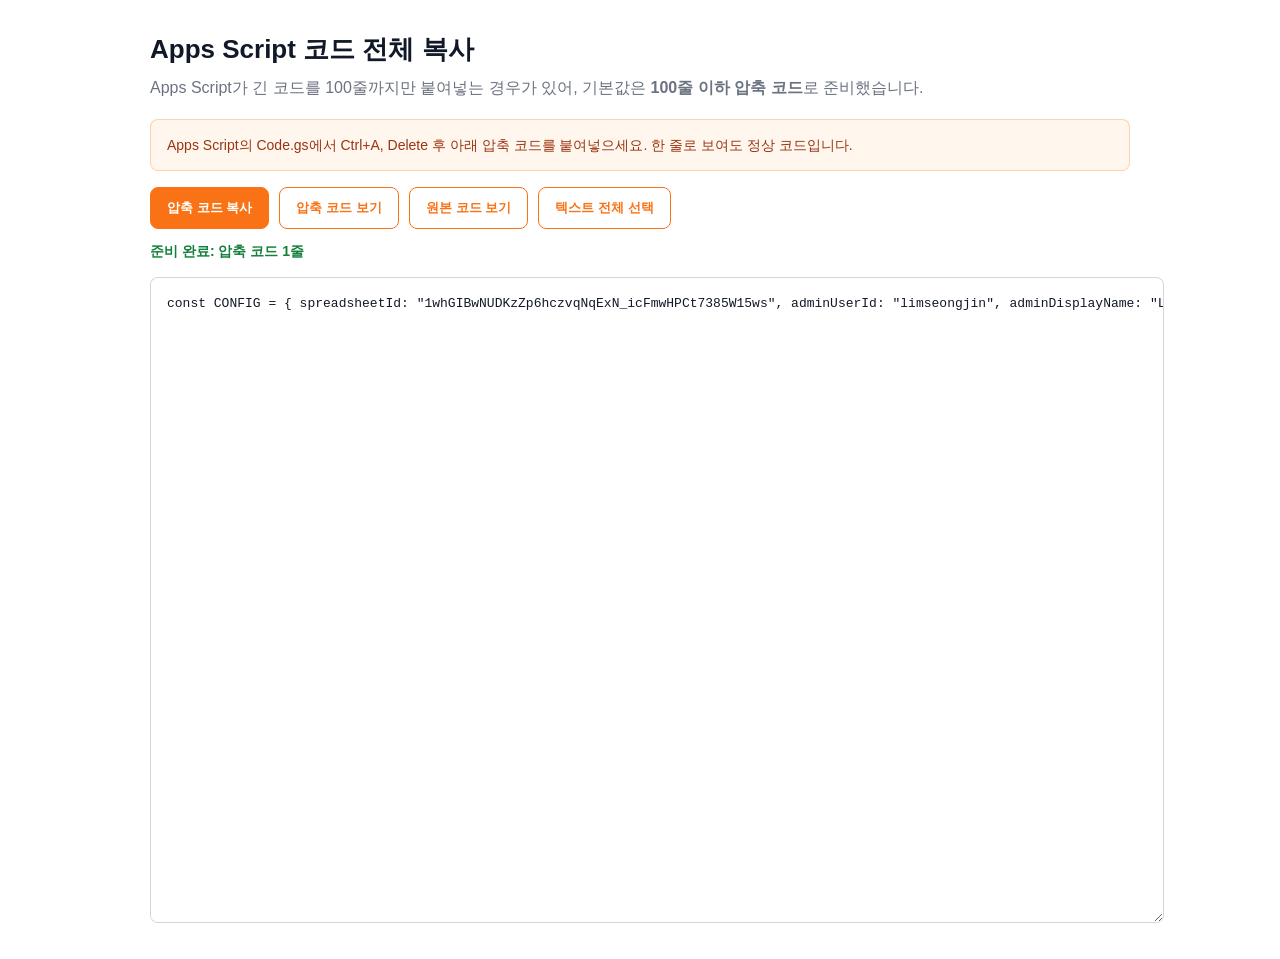
<file: copy-apps-script.html>
<!doctype html>
<html lang="ko">
  <head>
    <meta charset="UTF-8" />
    <meta name="viewport" content="width=device-width, initial-scale=1.0" />
    <title>SNOWLINE Apps Script 복사</title>
    <style>
      body {
        margin: 0;
        min-height: 100vh;
        background: #ffffff;
        color: #111827;
        font-family: Arial, "Noto Sans KR", sans-serif;
      }

      main {
        width: min(980px, calc(100vw - 32px));
        margin: 0 auto;
        padding: 32px 0;
      }

      h1 {
        margin: 0 0 8px;
        font-size: 26px;
      }

      p {
        margin: 0 0 18px;
        color: #6b7280;
        line-height: 1.6;
      }

      .actions {
        display: flex;
        flex-wrap: wrap;
        gap: 10px;
        margin-bottom: 14px;
      }

      button {
        min-height: 42px;
        border: 1px solid #f97316;
        border-radius: 8px;
        padding: 0 16px;
        background: #f97316;
        color: #ffffff;
        font-weight: 800;
        cursor: pointer;
      }

      button.secondary {
        background: #ffffff;
        color: #f97316;
      }

      .guide {
        margin: 0 0 16px;
        padding: 14px 16px;
        border: 1px solid rgba(249, 115, 22, 0.28);
        border-radius: 8px;
        background: #fff7ed;
        color: #9a3412;
        font-size: 14px;
        line-height: 1.6;
      }

      .status {
        min-height: 22px;
        margin-bottom: 12px;
        color: #15803d;
        font-size: 14px;
        font-weight: 700;
      }

      textarea {
        width: 100%;
        min-height: 68vh;
        border: 1px solid rgba(17, 24, 39, 0.18);
        border-radius: 8px;
        padding: 16px;
        color: #111827;
        font-family: Consolas, "Courier New", monospace;
        font-size: 13px;
        line-height: 1.5;
        white-space: pre;
      }
    </style>
  </head>
  <body>
    <main>
      <h1>Apps Script 코드 전체 복사</h1>
      <p>
        Apps Script가 긴 코드를 100줄까지만 붙여넣는 경우가 있어,
        기본값은 <strong>100줄 이하 압축 코드</strong>로 준비했습니다.
      </p>
      <div class="guide">
        Apps Script의 Code.gs에서 Ctrl+A, Delete 후 아래 압축 코드를 붙여넣으세요.
        한 줄로 보여도 정상 코드입니다.
      </div>
      <div class="actions">
        <button id="copy-button" type="button">압축 코드 복사</button>
        <button id="compact-button" class="secondary" type="button">압축 코드 보기</button>
        <button id="original-button" class="secondary" type="button">원본 코드 보기</button>
        <button id="select-button" class="secondary" type="button">텍스트 전체 선택</button>
      </div>
      <div class="status" id="status">코드를 불러오는 중입니다.</div>
      <textarea id="code" spellcheck="false"></textarea>
    </main>

    <script>
      const codeBox = document.querySelector("#code");
      const status = document.querySelector("#status");
      let originalCode = "";
      let compactCode = "";
      let currentMode = "compact";

      fetch("./google-apps-script/Code.gs")
        .then((response) => {
          if (!response.ok) throw new Error("Code.gs를 불러오지 못했습니다.");
          return response.text();
        })
        .then((text) => {
          originalCode = text.replace(/^\uFEFF/, "");
          compactCode = compactAppsScript(originalCode);
          setCodeMode("compact");
        })
        .catch((error) => {
          status.textContent = error.message;
          status.style.color = "#dc2626";
        });

      document.querySelector("#copy-button").addEventListener("click", async () => {
        codeBox.focus();
        codeBox.select();
        try {
          await navigator.clipboard.writeText(codeBox.value);
          status.textContent = `복사 완료: ${lineCount(codeBox.value)}줄 ${modeLabel()} 코드`;
          status.style.color = "#15803d";
        } catch (error) {
          document.execCommand("copy");
          status.textContent = "복사했습니다. Apps Script에 붙여넣으세요.";
          status.style.color = "#15803d";
        }
      });

      document.querySelector("#compact-button").addEventListener("click", () => {
        setCodeMode("compact");
      });

      document.querySelector("#original-button").addEventListener("click", () => {
        setCodeMode("original");
      });

      document.querySelector("#select-button").addEventListener("click", () => {
        codeBox.focus();
        codeBox.select();
        status.textContent = "선택 완료: Ctrl+C로 복사하세요.";
        status.style.color = "#15803d";
      });

      function setCodeMode(mode) {
        currentMode = mode;
        codeBox.value = mode === "original" ? originalCode : compactCode;
        document.querySelector("#copy-button").textContent = `${modeLabel()} 코드 복사`;
        status.textContent = `준비 완료: ${modeLabel()} 코드 ${lineCount(codeBox.value)}줄`;
        status.style.color = "#15803d";
      }

      function compactAppsScript(source) {
        return source
          .split(/\r?\n/)
          .map((line) => line.trim())
          .filter(Boolean)
          .join(" ");
      }

      function lineCount(value) {
        return value ? value.split(/\r?\n/).length : 0;
      }

      function modeLabel() {
        return currentMode === "original" ? "원본" : "압축";
      }
    </script>
  </body>
</html>
</file>
<file: auth.css>
.auth-locked .app-shell {
  display: none;
}

.auth-screen {
  min-height: 100vh;
  display: grid;
  place-items: center;
  padding: 24px;
  background: #ffffff;
  color: #111827;
  font-family:
    "Pretendard", "Noto Sans KR", "Segoe UI", system-ui, -apple-system, sans-serif;
}

.auth-card {
  width: min(440px, 100%);
  padding: 30px;
  border: 1px solid rgba(17, 24, 39, 0.12);
  border-radius: 8px;
  background: #ffffff;
  box-shadow: 0 18px 46px rgba(17, 24, 39, 0.1);
}

.auth-brand {
  display: flex;
  align-items: center;
  gap: 12px;
  margin-bottom: 24px;
}

.auth-brand img {
  width: 118px;
  height: auto;
  display: block;
}

.auth-brand strong,
.auth-brand span {
  display: block;
}

.auth-brand span {
  margin-top: 3px;
  color: #6b7280;
  font-size: 12px;
}

.auth-card h1 {
  margin: 0 0 8px;
  font-size: 24px;
  line-height: 1.3;
}

.auth-card p {
  margin: 0;
  color: #6b7280;
  font-size: 14px;
  line-height: 1.6;
}

.auth-tabs {
  display: grid;
  grid-template-columns: 1fr 1fr;
  gap: 8px;
  margin: 24px 0 18px;
}

.auth-tabs button,
.auth-form button,
.auth-logout-button {
  min-height: 42px;
  border: 1px solid #f97316;
  border-radius: 8px;
  background: #ffffff;
  color: #f97316;
  font-weight: 800;
  cursor: pointer;
}

.auth-tabs button.active,
.auth-form button[type="submit"] {
  background: #f97316;
  color: #ffffff;
}

.auth-form {
  display: grid;
  gap: 12px;
}

.auth-form label {
  display: grid;
  gap: 6px;
  color: #374151;
  font-size: 13px;
  font-weight: 700;
}

.auth-form input {
  min-height: 44px;
  width: 100%;
  border: 1px solid rgba(17, 24, 39, 0.18);
  border-radius: 8px;
  padding: 0 12px;
  color: #111827;
}

.auth-form input:focus {
  outline: 2px solid rgba(249, 115, 22, 0.24);
  border-color: #f97316;
}

.auth-message {
  min-height: 20px;
  color: #dc2626;
  font-size: 13px;
  line-height: 1.5;
}

.auth-message.success {
  color: #15803d;
}

.auth-user-bar {
  display: flex;
  align-items: center;
  justify-content: space-between;
  gap: 8px;
  width: 100%;
  margin-top: 10px;
  padding: 10px;
  border: 1px solid rgba(17, 24, 39, 0.12);
  border-radius: 8px;
  background: #ffffff;
}

.auth-user-bar span {
  min-width: 0;
  overflow: hidden;
  color: #374151;
  font-size: 13px;
  font-weight: 800;
  text-overflow: ellipsis;
  white-space: nowrap;
}

.auth-logout-button {
  min-height: 34px;
  padding: 0 10px;
}

.auth-guide {
  position: fixed;
  inset: 0;
  z-index: 40;
  display: none;
  align-items: center;
  justify-content: center;
  padding: 20px;
  background: rgba(17, 24, 39, 0.42);
}

.auth-guide.open {
  display: flex;
}

.auth-guide-card {
  width: min(480px, 100%);
  border-radius: 8px;
  padding: 26px;
  background: #ffffff;
  box-shadow: 0 22px 70px rgba(17, 24, 39, 0.24);
}

.auth-guide-card h2 {
  margin: 0 0 10px;
  color: #111827;
  font-size: 22px;
}

.auth-guide-alert {
  margin: 0 0 14px;
  padding: 12px;
  border-radius: 8px;
  background: rgba(249, 115, 22, 0.1);
  color: #ea580c;
  font-weight: 800;
}

.auth-guide-card ul {
  margin: 0;
  padding-left: 18px;
  color: #374151;
  line-height: 1.7;
  font-size: 14px;
}

.auth-guide-actions {
  display: grid;
  grid-template-columns: 1fr 1fr;
  gap: 8px;
  margin-top: 22px;
}

.auth-guide-actions button {
  min-height: 42px;
  border: 1px solid #f97316;
  border-radius: 8px;
  background: #f97316;
  color: #ffffff;
  font-weight: 800;
  cursor: pointer;
}

.auth-guide-actions button.secondary {
  background: #ffffff;
  color: #f97316;
}

@media (max-width: 640px) {
  .auth-card {
    padding: 24px 20px;
  }

  .auth-guide-actions {
    grid-template-columns: 1fr;
  }
}
</file>
<file: styles.css>
:root {
  color-scheme: light;
  --bg: #ffffff;
  --bg-soft: #f7f7f8;
  --panel: #ffffff;
  --panel-strong: #fafafa;
  --line: rgba(17, 24, 39, 0.12);
  --text: #111827;
  --muted: #6b7280;
  --accent: #f97316;
  --accent-2: #ea580c;
  --warning: #f59e0b;
  --danger: #dc2626;
  --shadow: 0 14px 34px rgba(17, 24, 39, 0.08);
}

* {
  box-sizing: border-box;
}

body {
  margin: 0;
  min-width: 320px;
  min-height: 100vh;
  background: var(--bg);
  color: var(--text);
  font-family:
    "Pretendard", "Noto Sans KR", "Segoe UI", system-ui, -apple-system, sans-serif;
  letter-spacing: 0;
  overflow-x: hidden;
}

button,
input,
textarea {
  font: inherit;
}

.app-shell {
  display: grid;
  grid-template-columns: 270px minmax(0, 1fr);
  min-height: 100vh;
  max-width: 100vw;
}

.sidebar {
  position: sticky;
  top: 0;
  display: flex;
  flex-direction: column;
  height: 100vh;
  min-width: 0;
  padding: 24px 18px;
  background: #ffffff;
  border-right: 1px solid var(--line);
  overflow-y: auto;
}

.brand {
  display: flex;
  align-items: center;
  gap: 12px;
  margin-bottom: 28px;
}

.brand-logo {
  display: block;
  width: 118px;
  height: auto;
  object-fit: contain;
}

.brand strong,
.brand span,
.sheet-note span,
.sheet-note strong {
  display: block;
}

.brand span {
  color: var(--muted);
  font-size: 12px;
  margin-top: 2px;
}

.nav-tabs {
  display: grid;
  gap: 8px;
  min-width: 0;
}

.nav-tab {
  display: flex;
  justify-content: space-between;
  align-items: center;
  gap: 12px;
  width: 100%;
  border: 1px solid transparent;
  border-radius: 8px;
  padding: 13px 12px;
  background: transparent;
  color: var(--text);
  text-align: left;
  cursor: pointer;
}

.nav-tab:hover,
.nav-tab.active {
  background: rgba(249, 115, 22, 0.09);
  border-color: rgba(249, 115, 22, 0.35);
}

.nav-tab span {
  font-weight: 800;
}

.nav-tab small {
  color: var(--muted);
  font-size: 11px;
}

.admin-only {
  display: none !important;
}

.auth-admin .nav-tab.admin-only {
  display: flex !important;
}

.auth-admin .content-view.admin-only.active {
  display: grid !important;
}

.sheet-note {
  position: sticky;
  bottom: 18px;
  margin-top: auto;
  padding: 14px;
  border: 1px solid var(--line);
  border-radius: 8px;
  background: var(--bg-soft);
}

.sheet-note span {
  color: var(--muted);
  font-size: 12px;
  margin-bottom: 5px;
}

#auth-user-bar.auth-user-bar {
  position: static !important;
  right: auto !important;
  bottom: auto !important;
  left: auto !important;
  z-index: auto !important;
  width: 100%;
  box-shadow: none !important;
}

.workspace {
  min-width: 0;
  padding: 28px;
}

.topbar {
  display: flex;
  justify-content: space-between;
  align-items: flex-start;
  gap: 20px;
  margin-bottom: 18px;
}

.title-row {
  display: flex;
  align-items: center;
  flex-wrap: wrap;
  gap: 8px;
  margin-bottom: 6px;
}

.eyebrow {
  margin: 0;
  color: var(--accent);
  font-size: 12px;
  font-weight: 800;
  text-transform: uppercase;
}

.deploy-badge {
  display: inline-flex;
  align-items: center;
  min-height: 22px;
  padding: 0 9px;
  border: 1px solid rgba(15, 23, 42, 0.14);
  border-radius: 999px;
  background: #ffffff;
  color: var(--ink);
  font-size: 11px;
  font-weight: 800;
  line-height: 1;
}

.deploy-meta {
  margin: 8px 0 0;
  color: var(--muted);
  font-size: 12px;
  font-weight: 700;
}

h1,
h2,
p {
  margin-top: 0;
}

h1 {
  margin-bottom: 0;
  font-size: clamp(26px, 3vw, 42px);
  line-height: 1.1;
}

h2 {
  margin-bottom: 0;
  font-size: 18px;
}

.top-actions {
  display: flex;
  align-items: center;
  gap: 10px;
}

.search-box {
  display: grid;
  gap: 6px;
  color: var(--muted);
  font-size: 12px;
}

.search-box input {
  width: min(360px, 36vw);
  min-width: 220px;
  border: 1px solid var(--line);
  border-radius: 8px;
  padding: 12px 13px;
  background: #ffffff;
  color: var(--text);
  outline: none;
}

.search-box input:focus {
  border-color: var(--accent);
}

.refresh-button {
  align-self: end;
  height: 43px;
  border: 0;
  border-radius: 8px;
  padding: 0 15px;
  background: var(--accent);
  color: #ffffff;
  font-weight: 900;
  cursor: pointer;
}

.secondary-button {
  min-height: 43px;
  border: 1px solid var(--line);
  border-radius: 8px;
  padding: 0 15px;
  background: #ffffff;
  color: var(--text);
  font-weight: 900;
  cursor: pointer;
}

.danger-button {
  min-height: 43px;
  border: 1px solid rgba(220, 38, 38, 0.35);
  border-radius: 8px;
  padding: 0 15px;
  background: #ffffff;
  color: var(--danger);
  font-weight: 900;
  cursor: pointer;
}

.danger-button:hover {
  background: rgba(220, 38, 38, 0.08);
}

.status-strip {
  display: flex;
  align-items: center;
  gap: 10px;
  min-height: 44px;
  margin-bottom: 18px;
  padding: 11px 14px;
  border: 1px solid var(--line);
  border-radius: 8px;
  background: var(--bg-soft);
  color: var(--muted);
}

.status-dot {
  width: 9px;
  height: 9px;
  border-radius: 999px;
  background: var(--warning);
  box-shadow: 0 0 0 5px rgba(245, 158, 11, 0.12);
}

.status-strip.ready .status-dot {
  background: var(--accent);
  box-shadow: 0 0 0 5px rgba(249, 115, 22, 0.12);
}

.status-strip.error .status-dot {
  background: var(--danger);
  box-shadow: 0 0 0 5px rgba(239, 68, 68, 0.12);
}

.kpi-grid {
  display: grid;
  grid-template-columns: repeat(4, minmax(0, 1fr));
  gap: 14px;
  margin-bottom: 18px;
}

.kpi-card,
.panel {
  border: 1px solid var(--line);
  border-radius: 8px;
  background: var(--panel);
  box-shadow: var(--shadow);
}

.kpi-card {
  min-height: 132px;
  padding: 18px;
}

.kpi-card span {
  color: var(--muted);
  font-size: 13px;
}

.kpi-card strong {
  display: block;
  margin: 12px 0 7px;
  font-size: clamp(24px, 2.4vw, 34px);
  line-height: 1;
}

.kpi-card small {
  color: var(--accent-2);
  font-weight: 800;
}

.content-view {
  display: none;
  min-width: 0;
}

.content-view.active {
  display: grid;
  gap: 18px;
}

.section-grid {
  display: grid;
  grid-template-columns: minmax(0, 1.5fr) minmax(300px, 0.8fr);
  gap: 18px;
  min-width: 0;
}

.panel {
  min-width: 0;
  overflow: hidden;
}

.panel-head {
  display: flex;
  justify-content: space-between;
  align-items: flex-start;
  gap: 12px;
  padding: 18px 18px 12px;
}

.sort-control {
  display: flex;
  flex-wrap: wrap;
  justify-content: flex-end;
  gap: 6px;
}

.sort-control button {
  min-height: 32px;
  border: 1px solid var(--line);
  border-radius: 8px;
  padding: 0 10px;
  background: #ffffff;
  color: var(--muted);
  font-size: 12px;
  font-weight: 900;
  cursor: pointer;
}

.sort-control button:hover,
.sort-control button.active {
  border-color: rgba(249, 115, 22, 0.45);
  background: var(--accent);
  color: #ffffff;
}

.panel-summary {
  align-self: center;
  min-height: 32px;
  border: 1px solid rgba(249, 115, 22, 0.26);
  border-radius: 8px;
  padding: 7px 10px;
  background: rgba(249, 115, 22, 0.08);
  color: var(--accent-2);
  font-size: 12px;
  font-weight: 900;
}

.cs-search-tools {
  display: flex;
  align-items: flex-end;
  justify-content: flex-end;
  flex-wrap: wrap;
  gap: 8px;
}

.cs-customer-search {
  display: grid;
  gap: 6px;
  min-width: 190px;
}

.cs-customer-search span {
  color: var(--muted);
  font-size: 12px;
  font-weight: 900;
}

.cs-customer-search input,
.cs-customer-search select {
  width: 100%;
  border: 1px solid var(--line);
  border-radius: 8px;
  padding: 9px 10px;
  background: #ffffff;
  color: var(--text);
  outline: none;
}

.cs-customer-search input:focus,
.cs-customer-search select:focus {
  border-color: var(--accent);
}

.table-sort-button {
  min-height: 28px;
  border: 0;
  border-radius: 8px;
  padding: 0 8px;
  background: transparent;
  color: inherit;
  font-size: 12px;
  font-weight: 900;
  cursor: pointer;
}

.table-sort-button:hover,
.table-sort-button.active {
  background: var(--accent);
  color: #ffffff;
}

.bar-list {
  display: grid;
  gap: 13px;
  padding: 4px 18px 18px;
}

.bar-row {
  display: grid;
  grid-template-columns: minmax(120px, 190px) 1fr minmax(150px, 190px);
  align-items: center;
  gap: 14px;
}

.bar-label {
  color: var(--text);
  font-weight: 800;
}

.bar-progress {
  width: 100%;
  height: 18px;
  overflow: hidden;
  appearance: none;
  -webkit-appearance: none;
  display: block;
  border: 1px solid var(--line);
  border-radius: 8px;
  background:
    repeating-linear-gradient(
      90deg,
      rgba(17, 24, 39, 0.06) 0,
      rgba(17, 24, 39, 0.06) 1px,
      transparent 1px,
      transparent 10%
    ),
    rgba(17, 24, 39, 0.05);
}

.bar-progress::-webkit-progress-bar {
  background:
    repeating-linear-gradient(
      90deg,
      rgba(17, 24, 39, 0.06) 0,
      rgba(17, 24, 39, 0.06) 1px,
      transparent 1px,
      transparent 10%
    ),
    rgba(17, 24, 39, 0.05);
}

.bar-progress::-webkit-progress-value,
.mini-progress::-webkit-progress-value {
  background: var(--accent);
  border-radius: inherit;
  box-shadow: inset 0 0 0 1px rgba(255, 255, 255, 0.3);
}

.bar-progress::-moz-progress-bar,
.mini-progress::-moz-progress-bar {
  background: var(--accent);
  border-radius: inherit;
  box-shadow: inset 0 0 0 1px rgba(255, 255, 255, 0.3);
}

.bar-progress.watch::-webkit-progress-value {
  background: var(--warning);
}

.bar-progress.watch::-moz-progress-bar {
  background: var(--warning);
}

.bar-progress.low::-webkit-progress-value {
  background: var(--danger);
}

.bar-progress.low::-moz-progress-bar {
  background: var(--danger);
}

.bar-value {
  color: var(--muted);
  text-align: right;
  font-weight: 800;
}

.bar-value strong,
.bar-value small {
  display: block;
}

.bar-value strong {
  color: var(--text);
}

.bar-value small {
  margin-top: 4px;
  color: var(--muted);
  font-size: 11px;
  font-weight: 700;
  line-height: 1.25;
  white-space: normal;
}

.bar-value .bar-updated {
  color: #475569;
  font-size: 10px;
  font-weight: 800;
}

.inventory-grid {
  display: grid;
  grid-template-columns: repeat(2, minmax(0, 1fr));
  gap: 10px;
  padding: 4px 18px 18px;
}

.month-toggle {
  display: grid;
  grid-template-columns: repeat(12, minmax(0, 1fr));
  gap: 6px;
  padding: 4px 18px 14px;
}

.month-toggle button {
  min-height: 34px;
  border: 1px solid var(--line);
  border-radius: 8px;
  background: #ffffff;
  color: var(--muted);
  font-size: 12px;
  font-weight: 900;
  cursor: pointer;
}

.month-toggle button:hover,
.month-toggle button.active {
  border-color: rgba(249, 115, 22, 0.45);
  background: var(--accent);
  color: #ffffff;
}

.achievement-table-grid {
  display: grid;
  grid-template-columns: repeat(2, minmax(0, 1fr));
  gap: 14px;
  padding: 4px 18px 18px;
}

.achievement-table-card {
  min-width: 0;
  border: 1px solid var(--line);
  border-radius: 8px;
  background: var(--panel-strong);
  overflow: hidden;
}

.achievement-table-card h3 {
  margin: 0;
  padding: 13px 14px;
  color: var(--accent);
  font-size: 14px;
}

.compact-table-wrap {
  border-top: 1px solid var(--line);
}

.compact-table {
  min-width: 520px;
}

.compact-table th,
.compact-table td {
  padding: 11px 12px;
}

.rate-pill {
  display: inline-flex;
  align-items: center;
  justify-content: center;
  min-width: 64px;
  border-radius: 999px;
  padding: 4px 9px;
  color: #ffffff;
  font-size: 12px;
  font-weight: 900;
}

.rate-pill.complete,
.rate-pill.good {
  background: var(--accent);
}

.rate-pill.watch {
  background: var(--warning);
}

.rate-pill.low {
  background: var(--danger);
}

.inventory-item {
  width: 100%;
  padding: 14px;
  border: 1px solid var(--line);
  border-radius: 8px;
  background: var(--panel-strong);
  color: var(--text);
  text-align: left;
  cursor: pointer;
}

.inventory-item:hover {
  border-color: rgba(249, 115, 22, 0.45);
  background: rgba(249, 115, 22, 0.08);
}

.inventory-item span {
  display: block;
  min-height: 36px;
  color: var(--muted);
  font-size: 13px;
}

.inventory-item strong {
  display: block;
  margin-top: 10px;
  font-size: 24px;
}

.inventory-item small {
  display: block;
  margin-top: 8px;
  color: var(--accent);
  font-weight: 800;
}

.cs-entry-form {
  display: grid;
  grid-template-columns: repeat(3, minmax(0, 1fr));
  gap: 12px;
  padding: 0 18px 18px;
}

.cs-entry-form label {
  min-width: 0;
}

.cs-entry-form span {
  display: block;
  margin-bottom: 6px;
  color: var(--muted);
  font-size: 12px;
  font-weight: 900;
}

.cs-entry-form input,
.cs-entry-form textarea {
  width: 100%;
  box-sizing: border-box;
  border: 1px solid var(--line);
  border-radius: 8px;
  padding: 10px 11px;
  background: #ffffff;
  color: var(--text);
  outline: none;
}

.cs-entry-form input:focus,
.cs-entry-form textarea:focus {
  border-color: var(--accent);
}

.cs-entry-form textarea {
  resize: vertical;
}

.cs-entry-form .wide-field {
  grid-column: span 3;
}

.cs-entry-actions {
  grid-column: span 3;
  display: flex;
  align-items: center;
  flex-wrap: wrap;
  gap: 10px;
}

.form-status {
  min-height: 20px;
  color: var(--muted);
  font-size: 13px;
  font-weight: 800;
}

.form-status.ready {
  color: var(--safe);
}

.form-status.error {
  color: var(--danger);
}

.table-wrap {
  width: 100%;
  min-width: 0;
  overflow-x: auto;
}

table {
  width: 100%;
  border-collapse: collapse;
  min-width: 760px;
}

th,
td {
  padding: 13px 14px;
  border-top: 1px solid var(--line);
  text-align: left;
  vertical-align: middle;
  white-space: nowrap;
}

th {
  color: #7c2d12;
  font-size: 12px;
  font-weight: 900;
  text-transform: uppercase;
  background: #fff7ed;
}

td {
  color: #1f2937;
  font-size: 14px;
}

td.product-name,
td.cs-content {
  max-width: 420px;
  white-space: normal;
  line-height: 1.45;
}

.table-actions {
  white-space: nowrap;
}

.compact-button {
  padding: 7px 10px;
  font-size: 12px;
}

.progress-cell {
  min-width: 160px;
}

.mini-progress {
  width: 100%;
  height: 9px;
  overflow: hidden;
  appearance: none;
  -webkit-appearance: none;
  display: block;
  border: 0;
  border-radius: 999px;
  background: rgba(17, 24, 39, 0.08);
}

.mini-progress::-webkit-progress-bar {
  background: rgba(17, 24, 39, 0.08);
  border-radius: inherit;
}

.empty-state {
  padding: 26px 18px;
  color: var(--muted);
  text-align: center;
}

.members-summary {
  padding: 12px 14px;
  border: 1px solid rgba(249, 115, 22, 0.26);
  border-radius: 8px;
  background: rgba(249, 115, 22, 0.08);
  color: var(--text);
  font-size: 14px;
  font-weight: 800;
}

.status-pill {
  display: inline-flex;
  min-width: 52px;
  justify-content: center;
  border-radius: 999px;
  padding: 5px 10px;
  background: rgba(107, 114, 128, 0.12);
  color: var(--muted);
  font-size: 12px;
  font-weight: 800;
}

.status-pill.approved {
  background: rgba(22, 163, 74, 0.12);
  color: #15803d;
}

.status-pill.pending {
  background: rgba(245, 158, 11, 0.16);
  color: #b45309;
}

.status-pill.rejected {
  background: rgba(220, 38, 38, 0.12);
  color: #b91c1c;
}

.status-pill.safe {
  background: rgba(22, 163, 74, 0.12);
  color: #15803d;
}

.status-pill.watch,
.status-pill.clearance {
  background: rgba(245, 158, 11, 0.16);
  color: #b45309;
}

.status-pill.danger {
  background: rgba(220, 38, 38, 0.12);
  color: #b91c1c;
}

.report-grid {
  display: grid;
  grid-template-columns: repeat(4, minmax(0, 1fr));
  gap: 14px;
  padding: 4px 18px 18px;
}

.report-card {
  min-height: 112px;
  border: 1px solid var(--line);
  border-radius: 8px;
  padding: 16px;
  background: var(--panel-strong);
}

.report-card span,
.report-card small {
  display: block;
  color: var(--muted);
  font-size: 12px;
  font-weight: 800;
}

.report-card strong {
  display: block;
  margin: 10px 0 7px;
  color: var(--text);
  font-size: 24px;
  line-height: 1;
}

.member-actions {
  white-space: nowrap;
}

.member-actions button {
  min-height: 32px;
  margin-right: 6px;
  border: 1px solid var(--accent);
  border-radius: 8px;
  padding: 0 10px;
  background: var(--accent);
  color: #ffffff;
  font-size: 12px;
  font-weight: 800;
  cursor: pointer;
}

.member-actions button.danger {
  border-color: var(--danger);
  background: #ffffff;
  color: var(--danger);
}

.member-note {
  color: var(--muted);
  font-size: 12px;
  font-weight: 800;
}

.modal-backdrop {
  position: fixed;
  inset: 0;
  z-index: 20;
  display: none;
  align-items: center;
  justify-content: center;
  padding: 24px;
  background: rgba(3, 7, 18, 0.72);
}

.modal-backdrop.open {
  display: flex;
}

.modal-panel {
  width: min(1080px, 100%);
  max-height: min(760px, calc(100vh - 48px));
  overflow: hidden;
  border: 1px solid var(--line);
  border-radius: 8px;
  background: var(--panel);
  box-shadow: 0 24px 90px rgba(17, 24, 39, 0.28);
}

.modal-head {
  display: flex;
  justify-content: space-between;
  align-items: flex-start;
  gap: 16px;
  padding: 20px;
  border-bottom: 1px solid var(--line);
}

.modal-sort {
  flex: 1 1 auto;
}

.modal-head p:last-child {
  margin: 8px 0 0;
  color: var(--muted);
}

.icon-button {
  flex: 0 0 auto;
  width: 38px;
  height: 38px;
  border: 1px solid var(--line);
  border-radius: 8px;
  background: #ffffff;
  color: var(--text);
  font-size: 24px;
  line-height: 1;
  cursor: pointer;
}

.icon-button:hover {
  border-color: rgba(249, 115, 22, 0.45);
}

.modal-table {
  max-height: 580px;
  overflow: auto;
}

@media (max-width: 1060px) {
  .app-shell {
    grid-template-columns: minmax(0, 1fr);
  }

  .sidebar {
    position: static;
    height: auto;
    padding: 18px;
  }

  .nav-tabs {
    display: flex;
    overflow-x: auto;
    max-width: 100%;
    padding-bottom: 4px;
  }

  .nav-tab {
    flex: 0 0 142px;
  }

  .sheet-note {
    position: static;
    margin-top: 14px;
  }

  .kpi-grid,
  .section-grid,
  .report-grid {
    grid-template-columns: repeat(2, minmax(0, 1fr));
  }
}

@media (max-width: 720px) {
  body {
    min-width: 0;
  }

  .workspace {
    padding: 14px;
  }

  .topbar,
  .top-actions {
    align-items: stretch;
    flex-direction: column;
  }

  .panel-head,
  .modal-head {
    flex-direction: column;
  }

  .cs-search-tools,
  .cs-customer-search {
    width: 100%;
  }

  .sort-control {
    justify-content: flex-start;
  }

  .search-box input {
    width: 100%;
    min-width: 0;
  }

  h1 {
    font-size: 26px;
  }

  h2 {
    font-size: 17px;
  }

  .sidebar {
    padding: 14px;
  }

  .brand {
    margin-bottom: 14px;
  }

  .brand-logo {
    width: 102px;
  }

  .nav-tab {
    flex: 0 0 132px;
    padding: 11px 10px;
  }

  .sheet-note {
    display: none;
  }

  .status-strip {
    align-items: flex-start;
    font-size: 13px;
    line-height: 1.45;
  }

  .kpi-grid,
  .section-grid,
  .achievement-table-grid,
  .inventory-grid,
  .report-grid {
    grid-template-columns: 1fr;
  }

  .cs-entry-form {
    grid-template-columns: 1fr;
    padding: 0 14px 14px;
  }

  .cs-entry-form .wide-field,
  .cs-entry-actions {
    grid-column: span 1;
  }

  .kpi-grid {
    gap: 10px;
  }

  .kpi-card {
    min-height: 112px;
    padding: 15px;
  }

  .kpi-card strong {
    font-size: 25px;
    line-height: 1.08;
  }

  .panel-head {
    padding: 16px 14px 10px;
  }

  .bar-list,
  .inventory-grid,
  .achievement-table-grid,
  .month-toggle {
    padding-right: 14px;
    padding-left: 14px;
  }

  .month-toggle {
    grid-template-columns: repeat(4, minmax(0, 1fr));
  }

  .bar-row {
    grid-template-columns: 1fr;
    gap: 7px;
  }

  .bar-value {
    text-align: left;
  }

  table {
    min-width: 680px;
  }

  .compact-table {
    min-width: 560px;
  }

  th,
  td {
    padding: 11px 10px;
    font-size: 13px;
  }

  td.product-name,
  td.cs-content {
    max-width: 260px;
  }

  .modal-backdrop {
    align-items: stretch;
    padding: 10px;
  }

  .modal-panel {
    max-height: calc(100vh - 20px);
  }

  .modal-table {
    max-height: calc(100vh - 190px);
  }
}

@media (max-width: 420px) {
  .workspace {
    padding: 10px;
  }

  .topbar {
    margin-bottom: 12px;
  }

  .nav-tab {
    flex-basis: 118px;
  }

  .nav-tab small {
    display: none;
  }

  .sort-control button {
    flex: 1 1 calc(50% - 6px);
  }

  .month-toggle {
    grid-template-columns: repeat(3, minmax(0, 1fr));
  }
}
</file>
<file: test/auth.css>
.auth-locked .app-shell {
  display: none;
}

.auth-screen {
  min-height: 100vh;
  display: grid;
  place-items: center;
  padding: 24px;
  background: #ffffff;
  color: #111827;
  font-family:
    "Pretendard", "Noto Sans KR", "Segoe UI", system-ui, -apple-system, sans-serif;
}

.auth-card {
  width: min(440px, 100%);
  padding: 30px;
  border: 1px solid rgba(17, 24, 39, 0.12);
  border-radius: 8px;
  background: #ffffff;
  box-shadow: 0 18px 46px rgba(17, 24, 39, 0.1);
}

.auth-brand {
  display: flex;
  align-items: center;
  gap: 12px;
  margin-bottom: 24px;
}

.auth-brand img {
  width: 118px;
  height: auto;
  display: block;
}

.auth-brand strong,
.auth-brand span {
  display: block;
}

.auth-brand span {
  margin-top: 3px;
  color: #6b7280;
  font-size: 12px;
}

.auth-card h1 {
  margin: 0 0 8px;
  font-size: 24px;
  line-height: 1.3;
}

.auth-card p {
  margin: 0;
  color: #6b7280;
  font-size: 14px;
  line-height: 1.6;
}

.auth-tabs {
  display: grid;
  grid-template-columns: 1fr 1fr;
  gap: 8px;
  margin: 24px 0 18px;
}

.auth-tabs button,
.auth-form button,
.auth-logout-button {
  min-height: 42px;
  border: 1px solid #f97316;
  border-radius: 8px;
  background: #ffffff;
  color: #f97316;
  font-weight: 800;
  cursor: pointer;
}

.auth-tabs button.active,
.auth-form button[type="submit"] {
  background: #f97316;
  color: #ffffff;
}

.auth-form {
  display: grid;
  gap: 12px;
}

.auth-form label {
  display: grid;
  gap: 6px;
  color: #374151;
  font-size: 13px;
  font-weight: 700;
}

.auth-form input {
  min-height: 44px;
  width: 100%;
  border: 1px solid rgba(17, 24, 39, 0.18);
  border-radius: 8px;
  padding: 0 12px;
  color: #111827;
}

.auth-form input:focus {
  outline: 2px solid rgba(249, 115, 22, 0.24);
  border-color: #f97316;
}

.auth-message {
  min-height: 20px;
  color: #dc2626;
  font-size: 13px;
  line-height: 1.5;
}

.auth-message.success {
  color: #15803d;
}

.auth-user-bar {
  display: flex;
  align-items: center;
  justify-content: space-between;
  gap: 8px;
  width: 100%;
  margin-top: 10px;
  padding: 10px;
  border: 1px solid rgba(17, 24, 39, 0.12);
  border-radius: 8px;
  background: #ffffff;
}

.auth-user-bar span {
  min-width: 0;
  overflow: hidden;
  color: #374151;
  font-size: 13px;
  font-weight: 800;
  text-overflow: ellipsis;
  white-space: nowrap;
}

.auth-logout-button {
  min-height: 34px;
  padding: 0 10px;
}

.auth-guide {
  position: fixed;
  inset: 0;
  z-index: 40;
  display: none;
  align-items: center;
  justify-content: center;
  padding: 20px;
  background: rgba(17, 24, 39, 0.42);
}

.auth-guide.open {
  display: flex;
}

.auth-guide-card {
  width: min(480px, 100%);
  border-radius: 8px;
  padding: 26px;
  background: #ffffff;
  box-shadow: 0 22px 70px rgba(17, 24, 39, 0.24);
}

.auth-guide-card h2 {
  margin: 0 0 10px;
  color: #111827;
  font-size: 22px;
}

.auth-guide-alert {
  margin: 0 0 14px;
  padding: 12px;
  border-radius: 8px;
  background: rgba(249, 115, 22, 0.1);
  color: #ea580c;
  font-weight: 800;
}

.auth-guide-card ul {
  margin: 0;
  padding-left: 18px;
  color: #374151;
  line-height: 1.7;
  font-size: 14px;
}

.auth-guide-actions {
  display: grid;
  grid-template-columns: 1fr 1fr;
  gap: 8px;
  margin-top: 22px;
}

.auth-guide-actions button {
  min-height: 42px;
  border: 1px solid #f97316;
  border-radius: 8px;
  background: #f97316;
  color: #ffffff;
  font-weight: 800;
  cursor: pointer;
}

.auth-guide-actions button.secondary {
  background: #ffffff;
  color: #f97316;
}

@media (max-width: 640px) {
  .auth-card {
    padding: 24px 20px;
  }

  .auth-guide-actions {
    grid-template-columns: 1fr;
  }
}
</file>
<file: test/styles.css>
:root {
  color-scheme: light;
  --bg: #ffffff;
  --bg-soft: #f7f7f8;
  --panel: #ffffff;
  --panel-strong: #fafafa;
  --line: rgba(17, 24, 39, 0.12);
  --text: #111827;
  --muted: #6b7280;
  --accent: #f97316;
  --accent-2: #ea580c;
  --warning: #f59e0b;
  --danger: #dc2626;
  --shadow: 0 14px 34px rgba(17, 24, 39, 0.08);
}

* {
  box-sizing: border-box;
}

body {
  margin: 0;
  min-width: 320px;
  min-height: 100vh;
  background: var(--bg);
  color: var(--text);
  font-family:
    "Pretendard", "Noto Sans KR", "Segoe UI", system-ui, -apple-system, sans-serif;
  letter-spacing: 0;
  overflow-x: hidden;
}

button,
input,
textarea {
  font: inherit;
}

.app-shell {
  display: grid;
  grid-template-columns: 270px minmax(0, 1fr);
  min-height: 100vh;
  max-width: 100vw;
}

.sidebar {
  position: sticky;
  top: 0;
  display: flex;
  flex-direction: column;
  height: 100vh;
  min-width: 0;
  padding: 24px 18px;
  background: #ffffff;
  border-right: 1px solid var(--line);
  overflow-y: auto;
}

.brand {
  display: flex;
  align-items: center;
  gap: 12px;
  margin-bottom: 28px;
}

.brand-logo {
  display: block;
  width: 118px;
  height: auto;
  object-fit: contain;
}

.brand strong,
.brand span,
.sheet-note span,
.sheet-note strong {
  display: block;
}

.brand span {
  color: var(--muted);
  font-size: 12px;
  margin-top: 2px;
}

.nav-tabs {
  display: grid;
  gap: 8px;
  min-width: 0;
}

.nav-tab {
  display: flex;
  justify-content: space-between;
  align-items: center;
  gap: 12px;
  width: 100%;
  border: 1px solid transparent;
  border-radius: 8px;
  padding: 13px 12px;
  background: transparent;
  color: var(--text);
  text-align: left;
  cursor: pointer;
}

.nav-tab:hover,
.nav-tab.active {
  background: rgba(249, 115, 22, 0.09);
  border-color: rgba(249, 115, 22, 0.35);
}

.nav-tab span {
  font-weight: 800;
}

.nav-tab small {
  color: var(--muted);
  font-size: 11px;
}

.admin-only {
  display: none !important;
}

.auth-admin .nav-tab.admin-only {
  display: flex !important;
}

.auth-admin .content-view.admin-only.active {
  display: grid !important;
}

.sheet-note {
  position: sticky;
  bottom: 18px;
  margin-top: auto;
  padding: 14px;
  border: 1px solid var(--line);
  border-radius: 8px;
  background: var(--bg-soft);
}

.sheet-note span {
  color: var(--muted);
  font-size: 12px;
  margin-bottom: 5px;
}

#auth-user-bar.auth-user-bar {
  position: static !important;
  right: auto !important;
  bottom: auto !important;
  left: auto !important;
  z-index: auto !important;
  width: 100%;
  box-shadow: none !important;
}

.workspace {
  min-width: 0;
  padding: 28px;
}

.topbar {
  display: flex;
  justify-content: space-between;
  align-items: flex-start;
  gap: 20px;
  margin-bottom: 18px;
}

.title-row {
  display: flex;
  align-items: center;
  flex-wrap: wrap;
  gap: 8px;
  margin-bottom: 6px;
}

.eyebrow {
  margin: 0;
  color: var(--accent);
  font-size: 12px;
  font-weight: 800;
  text-transform: uppercase;
}

.deploy-badge {
  display: inline-flex;
  align-items: center;
  min-height: 22px;
  padding: 0 9px;
  border: 1px solid rgba(15, 23, 42, 0.14);
  border-radius: 999px;
  background: #ffffff;
  color: var(--ink);
  font-size: 11px;
  font-weight: 800;
  line-height: 1;
}

.deploy-meta {
  margin: 8px 0 0;
  color: var(--muted);
  font-size: 12px;
  font-weight: 700;
}

h1,
h2,
p {
  margin-top: 0;
}

h1 {
  margin-bottom: 0;
  font-size: clamp(26px, 3vw, 42px);
  line-height: 1.1;
}

h2 {
  margin-bottom: 0;
  font-size: 18px;
}

.top-actions {
  display: flex;
  align-items: center;
  gap: 10px;
}

.search-box {
  display: grid;
  gap: 6px;
  color: var(--muted);
  font-size: 12px;
}

.search-box input {
  width: min(360px, 36vw);
  min-width: 220px;
  border: 1px solid var(--line);
  border-radius: 8px;
  padding: 12px 13px;
  background: #ffffff;
  color: var(--text);
  outline: none;
}

.search-box input:focus {
  border-color: var(--accent);
}

.refresh-button {
  align-self: end;
  height: 43px;
  border: 0;
  border-radius: 8px;
  padding: 0 15px;
  background: var(--accent);
  color: #ffffff;
  font-weight: 900;
  cursor: pointer;
}

.secondary-button {
  min-height: 43px;
  border: 1px solid var(--line);
  border-radius: 8px;
  padding: 0 15px;
  background: #ffffff;
  color: var(--text);
  font-weight: 900;
  cursor: pointer;
}

.danger-button {
  min-height: 43px;
  border: 1px solid rgba(220, 38, 38, 0.35);
  border-radius: 8px;
  padding: 0 15px;
  background: #ffffff;
  color: var(--danger);
  font-weight: 900;
  cursor: pointer;
}

.danger-button:hover {
  background: rgba(220, 38, 38, 0.08);
}

.status-strip {
  display: flex;
  align-items: center;
  gap: 10px;
  min-height: 44px;
  margin-bottom: 18px;
  padding: 11px 14px;
  border: 1px solid var(--line);
  border-radius: 8px;
  background: var(--bg-soft);
  color: var(--muted);
}

.status-dot {
  width: 9px;
  height: 9px;
  border-radius: 999px;
  background: var(--warning);
  box-shadow: 0 0 0 5px rgba(245, 158, 11, 0.12);
}

.status-strip.ready .status-dot {
  background: var(--accent);
  box-shadow: 0 0 0 5px rgba(249, 115, 22, 0.12);
}

.status-strip.error .status-dot {
  background: var(--danger);
  box-shadow: 0 0 0 5px rgba(239, 68, 68, 0.12);
}

.kpi-grid {
  display: grid;
  grid-template-columns: repeat(4, minmax(0, 1fr));
  gap: 14px;
  margin-bottom: 18px;
}

.kpi-card,
.panel {
  border: 1px solid var(--line);
  border-radius: 8px;
  background: var(--panel);
  box-shadow: var(--shadow);
}

.kpi-card {
  min-height: 132px;
  padding: 18px;
}

.kpi-card span {
  color: var(--muted);
  font-size: 13px;
}

.kpi-card strong {
  display: block;
  margin: 12px 0 7px;
  font-size: clamp(24px, 2.4vw, 34px);
  line-height: 1;
}

.kpi-card small {
  color: var(--accent-2);
  font-weight: 800;
}

.content-view {
  display: none;
  min-width: 0;
}

.content-view.active {
  display: grid;
  gap: 18px;
}

.section-grid {
  display: grid;
  grid-template-columns: minmax(0, 1.5fr) minmax(300px, 0.8fr);
  gap: 18px;
  min-width: 0;
}

.panel {
  min-width: 0;
  overflow: hidden;
}

.panel-head {
  display: flex;
  justify-content: space-between;
  align-items: flex-start;
  gap: 12px;
  padding: 18px 18px 12px;
}

.sort-control {
  display: flex;
  flex-wrap: wrap;
  justify-content: flex-end;
  gap: 6px;
}

.sort-control button {
  min-height: 32px;
  border: 1px solid var(--line);
  border-radius: 8px;
  padding: 0 10px;
  background: #ffffff;
  color: var(--muted);
  font-size: 12px;
  font-weight: 900;
  cursor: pointer;
}

.sort-control button:hover,
.sort-control button.active {
  border-color: rgba(249, 115, 22, 0.45);
  background: var(--accent);
  color: #ffffff;
}

.panel-summary {
  align-self: center;
  min-height: 32px;
  border: 1px solid rgba(249, 115, 22, 0.26);
  border-radius: 8px;
  padding: 7px 10px;
  background: rgba(249, 115, 22, 0.08);
  color: var(--accent-2);
  font-size: 12px;
  font-weight: 900;
}

.cs-search-tools {
  display: flex;
  align-items: flex-end;
  justify-content: flex-end;
  flex-wrap: wrap;
  gap: 8px;
}

.cs-customer-search {
  display: grid;
  gap: 6px;
  min-width: 190px;
}

.cs-customer-search span {
  color: var(--muted);
  font-size: 12px;
  font-weight: 900;
}

.cs-customer-search input,
.cs-customer-search select {
  width: 100%;
  border: 1px solid var(--line);
  border-radius: 8px;
  padding: 9px 10px;
  background: #ffffff;
  color: var(--text);
  outline: none;
}

.cs-customer-search input:focus,
.cs-customer-search select:focus {
  border-color: var(--accent);
}

.table-sort-button {
  min-height: 28px;
  border: 0;
  border-radius: 8px;
  padding: 0 8px;
  background: transparent;
  color: inherit;
  font-size: 12px;
  font-weight: 900;
  cursor: pointer;
}

.table-sort-button:hover,
.table-sort-button.active {
  background: var(--accent);
  color: #ffffff;
}

.bar-list {
  display: grid;
  gap: 13px;
  padding: 4px 18px 18px;
}

.bar-row {
  display: grid;
  grid-template-columns: minmax(120px, 190px) 1fr minmax(150px, 190px);
  align-items: center;
  gap: 14px;
}

.bar-label {
  color: var(--text);
  font-weight: 800;
}

.bar-progress {
  width: 100%;
  height: 18px;
  overflow: hidden;
  appearance: none;
  -webkit-appearance: none;
  display: block;
  border: 1px solid var(--line);
  border-radius: 8px;
  background:
    repeating-linear-gradient(
      90deg,
      rgba(17, 24, 39, 0.06) 0,
      rgba(17, 24, 39, 0.06) 1px,
      transparent 1px,
      transparent 10%
    ),
    rgba(17, 24, 39, 0.05);
}

.bar-progress::-webkit-progress-bar {
  background:
    repeating-linear-gradient(
      90deg,
      rgba(17, 24, 39, 0.06) 0,
      rgba(17, 24, 39, 0.06) 1px,
      transparent 1px,
      transparent 10%
    ),
    rgba(17, 24, 39, 0.05);
}

.bar-progress::-webkit-progress-value,
.mini-progress::-webkit-progress-value {
  background: var(--accent);
  border-radius: inherit;
  box-shadow: inset 0 0 0 1px rgba(255, 255, 255, 0.3);
}

.bar-progress::-moz-progress-bar,
.mini-progress::-moz-progress-bar {
  background: var(--accent);
  border-radius: inherit;
  box-shadow: inset 0 0 0 1px rgba(255, 255, 255, 0.3);
}

.bar-progress.watch::-webkit-progress-value {
  background: var(--warning);
}

.bar-progress.watch::-moz-progress-bar {
  background: var(--warning);
}

.bar-progress.low::-webkit-progress-value {
  background: var(--danger);
}

.bar-progress.low::-moz-progress-bar {
  background: var(--danger);
}

.bar-value {
  color: var(--muted);
  text-align: right;
  font-weight: 800;
}

.bar-value strong,
.bar-value small {
  display: block;
}

.bar-value strong {
  color: var(--text);
}

.bar-value small {
  margin-top: 4px;
  color: var(--muted);
  font-size: 11px;
  font-weight: 700;
  line-height: 1.25;
  white-space: normal;
}

.bar-value .bar-updated {
  color: #475569;
  font-size: 10px;
  font-weight: 800;
}

.inventory-grid {
  display: grid;
  grid-template-columns: repeat(2, minmax(0, 1fr));
  gap: 10px;
  padding: 4px 18px 18px;
}

.month-toggle {
  display: grid;
  grid-template-columns: repeat(12, minmax(0, 1fr));
  gap: 6px;
  padding: 4px 18px 14px;
}

.month-toggle button {
  min-height: 34px;
  border: 1px solid var(--line);
  border-radius: 8px;
  background: #ffffff;
  color: var(--muted);
  font-size: 12px;
  font-weight: 900;
  cursor: pointer;
}

.month-toggle button:hover,
.month-toggle button.active {
  border-color: rgba(249, 115, 22, 0.45);
  background: var(--accent);
  color: #ffffff;
}

.achievement-table-grid {
  display: grid;
  grid-template-columns: repeat(2, minmax(0, 1fr));
  gap: 14px;
  padding: 4px 18px 18px;
}

.achievement-table-card {
  min-width: 0;
  border: 1px solid var(--line);
  border-radius: 8px;
  background: var(--panel-strong);
  overflow: hidden;
}

.achievement-table-card h3 {
  margin: 0;
  padding: 13px 14px;
  color: var(--accent);
  font-size: 14px;
}

.compact-table-wrap {
  border-top: 1px solid var(--line);
}

.compact-table {
  min-width: 520px;
}

.compact-table th,
.compact-table td {
  padding: 11px 12px;
}

.rate-pill {
  display: inline-flex;
  align-items: center;
  justify-content: center;
  min-width: 64px;
  border-radius: 999px;
  padding: 4px 9px;
  color: #ffffff;
  font-size: 12px;
  font-weight: 900;
}

.rate-pill.complete,
.rate-pill.good {
  background: var(--accent);
}

.rate-pill.watch {
  background: var(--warning);
}

.rate-pill.low {
  background: var(--danger);
}

.inventory-item {
  width: 100%;
  padding: 14px;
  border: 1px solid var(--line);
  border-radius: 8px;
  background: var(--panel-strong);
  color: var(--text);
  text-align: left;
  cursor: pointer;
}

.inventory-item:hover {
  border-color: rgba(249, 115, 22, 0.45);
  background: rgba(249, 115, 22, 0.08);
}

.inventory-item span {
  display: block;
  min-height: 36px;
  color: var(--muted);
  font-size: 13px;
}

.inventory-item strong {
  display: block;
  margin-top: 10px;
  font-size: 24px;
}

.inventory-item small {
  display: block;
  margin-top: 8px;
  color: var(--accent);
  font-weight: 800;
}

.cs-entry-form {
  display: grid;
  grid-template-columns: repeat(3, minmax(0, 1fr));
  gap: 12px;
  padding: 0 18px 18px;
}

.cs-entry-form label {
  min-width: 0;
}

.cs-entry-form span {
  display: block;
  margin-bottom: 6px;
  color: var(--muted);
  font-size: 12px;
  font-weight: 900;
}

.cs-entry-form input,
.cs-entry-form textarea {
  width: 100%;
  box-sizing: border-box;
  border: 1px solid var(--line);
  border-radius: 8px;
  padding: 10px 11px;
  background: #ffffff;
  color: var(--text);
  outline: none;
}

.cs-entry-form input:focus,
.cs-entry-form textarea:focus {
  border-color: var(--accent);
}

.cs-entry-form textarea {
  resize: vertical;
}

.cs-entry-form .wide-field {
  grid-column: span 3;
}

.cs-entry-actions {
  grid-column: span 3;
  display: flex;
  align-items: center;
  flex-wrap: wrap;
  gap: 10px;
}

.form-status {
  min-height: 20px;
  color: var(--muted);
  font-size: 13px;
  font-weight: 800;
}

.form-status.ready {
  color: var(--safe);
}

.form-status.error {
  color: var(--danger);
}

.table-wrap {
  width: 100%;
  min-width: 0;
  overflow-x: auto;
}

table {
  width: 100%;
  border-collapse: collapse;
  min-width: 760px;
}

th,
td {
  padding: 13px 14px;
  border-top: 1px solid var(--line);
  text-align: left;
  vertical-align: middle;
  white-space: nowrap;
}

th {
  color: #7c2d12;
  font-size: 12px;
  font-weight: 900;
  text-transform: uppercase;
  background: #fff7ed;
}

td {
  color: #1f2937;
  font-size: 14px;
}

td.product-name,
td.cs-content {
  max-width: 420px;
  white-space: normal;
  line-height: 1.45;
}

.table-actions {
  white-space: nowrap;
}

.compact-button {
  padding: 7px 10px;
  font-size: 12px;
}

.progress-cell {
  min-width: 160px;
}

.mini-progress {
  width: 100%;
  height: 9px;
  overflow: hidden;
  appearance: none;
  -webkit-appearance: none;
  display: block;
  border: 0;
  border-radius: 999px;
  background: rgba(17, 24, 39, 0.08);
}

.mini-progress::-webkit-progress-bar {
  background: rgba(17, 24, 39, 0.08);
  border-radius: inherit;
}

.empty-state {
  padding: 26px 18px;
  color: var(--muted);
  text-align: center;
}

.members-summary {
  padding: 12px 14px;
  border: 1px solid rgba(249, 115, 22, 0.26);
  border-radius: 8px;
  background: rgba(249, 115, 22, 0.08);
  color: var(--text);
  font-size: 14px;
  font-weight: 800;
}

.status-pill {
  display: inline-flex;
  min-width: 52px;
  justify-content: center;
  border-radius: 999px;
  padding: 5px 10px;
  background: rgba(107, 114, 128, 0.12);
  color: var(--muted);
  font-size: 12px;
  font-weight: 800;
}

.status-pill.approved {
  background: rgba(22, 163, 74, 0.12);
  color: #15803d;
}

.status-pill.pending {
  background: rgba(245, 158, 11, 0.16);
  color: #b45309;
}

.status-pill.rejected {
  background: rgba(220, 38, 38, 0.12);
  color: #b91c1c;
}

.status-pill.safe {
  background: rgba(22, 163, 74, 0.12);
  color: #15803d;
}

.status-pill.watch,
.status-pill.clearance {
  background: rgba(245, 158, 11, 0.16);
  color: #b45309;
}

.status-pill.danger {
  background: rgba(220, 38, 38, 0.12);
  color: #b91c1c;
}

.report-grid {
  display: grid;
  grid-template-columns: repeat(4, minmax(0, 1fr));
  gap: 14px;
  padding: 4px 18px 18px;
}

.report-card {
  min-height: 112px;
  border: 1px solid var(--line);
  border-radius: 8px;
  padding: 16px;
  background: var(--panel-strong);
}

.report-card span,
.report-card small {
  display: block;
  color: var(--muted);
  font-size: 12px;
  font-weight: 800;
}

.report-card strong {
  display: block;
  margin: 10px 0 7px;
  color: var(--text);
  font-size: 24px;
  line-height: 1;
}

.member-actions {
  white-space: nowrap;
}

.member-actions button {
  min-height: 32px;
  margin-right: 6px;
  border: 1px solid var(--accent);
  border-radius: 8px;
  padding: 0 10px;
  background: var(--accent);
  color: #ffffff;
  font-size: 12px;
  font-weight: 800;
  cursor: pointer;
}

.member-actions button.danger {
  border-color: var(--danger);
  background: #ffffff;
  color: var(--danger);
}

.member-note {
  color: var(--muted);
  font-size: 12px;
  font-weight: 800;
}

.price-console {
  display: grid;
  gap: 14px;
  padding: 0 18px 18px;
}

.price-console-bar,
.price-result-toolbar,
.lowest-inline-actions {
  display: flex;
  align-items: end;
  flex-wrap: wrap;
  gap: 10px;
}

.price-api-field {
  flex: 1 1 320px;
  min-width: min(100%, 260px);
}

.price-api-status,
.lowest-muted {
  min-height: 34px;
  display: inline-flex;
  align-items: center;
  color: var(--muted);
  font-size: 12px;
  font-weight: 700;
}

.price-api-status[data-status="ready"] {
  color: var(--safe);
}

.price-api-status[data-status="warn"],
.price-api-status[data-status="error"] {
  color: var(--danger);
}

.price-work-grid,
.price-watch-grid {
  display: grid;
  grid-template-columns: minmax(0, 1.2fr) minmax(0, 0.8fr);
  gap: 14px;
}

.lowest-section {
  min-width: 0;
  border: 1px solid var(--line);
  border-radius: 8px;
  background: var(--panel-strong);
  overflow: hidden;
}

.lowest-section.compact {
  padding-bottom: 0;
}

.lowest-section h3 {
  margin: 0;
  color: var(--text);
  font-size: 15px;
}

.lowest-section-head {
  min-height: 48px;
  display: flex;
  align-items: center;
  justify-content: space-between;
  gap: 10px;
  padding: 12px 14px;
  border-bottom: 1px solid var(--line);
}

.lowest-form,
.lowest-bulk,
.lowest-inline-actions,
.lowest-muted,
.lowest-watch-summary {
  padding: 12px 14px 0;
}

.lowest-form {
  display: grid;
  grid-template-columns: minmax(0, 1.2fr) minmax(120px, 0.7fr) auto;
  gap: 10px;
  align-items: end;
}

.lowest-form.email {
  grid-template-columns: minmax(0, 1fr) auto;
}

.lowest-bulk {
  display: grid;
  gap: 6px;
}

.lowest-file-input {
  width: min(260px, 100%);
  min-height: 36px;
  padding: 7px;
}

.lowest-product-table {
  margin: 12px 14px 14px;
  width: calc(100% - 28px);
}

.lowest-product-table table {
  min-width: 420px;
}

.lowest-watch-summary {
  display: grid;
  grid-template-columns: repeat(5, minmax(84px, 1fr));
  gap: 8px;
  padding-bottom: 14px;
}

.lowest-watch-summary div {
  min-width: 0;
  padding: 10px;
  border: 1px solid var(--line);
  border-radius: 8px;
  background: #ffffff;
}

.lowest-watch-summary span {
  display: block;
  color: var(--muted);
  font-size: 11px;
  font-weight: 700;
}

.lowest-watch-summary strong {
  display: block;
  margin-top: 4px;
  color: var(--text);
  font-size: 15px;
}

.price-result-toolbar {
  align-items: center;
  padding: 12px;
  border: 1px solid var(--line);
  border-radius: 8px;
  background: #ffffff;
}

.price-result-toolbar label {
  min-width: 120px;
}

.price-result-toolbar .lowest-search {
  flex: 1 1 260px;
}

.lowest-toggle {
  min-height: 38px;
  display: inline-flex;
  grid-template-columns: none;
  align-items: center;
  gap: 7px;
}

.lowest-toggle input {
  width: 17px;
  min-height: 17px;
  accent-color: var(--accent);
}

.lowest-toggle span {
  color: var(--text);
  font-size: 12px;
  font-weight: 700;
}

.compact-action {
  min-height: 32px;
  padding: 6px 10px;
}

.modal-backdrop {
  position: fixed;
  inset: 0;
  z-index: 20;
  display: none;
  align-items: center;
  justify-content: center;
  padding: 24px;
  background: rgba(3, 7, 18, 0.72);
}

.modal-backdrop.open {
  display: flex;
}

.modal-panel {
  width: min(1080px, 100%);
  max-height: min(760px, calc(100vh - 48px));
  overflow: hidden;
  border: 1px solid var(--line);
  border-radius: 8px;
  background: var(--panel);
  box-shadow: 0 24px 90px rgba(17, 24, 39, 0.28);
}

.modal-head {
  display: flex;
  justify-content: space-between;
  align-items: flex-start;
  gap: 16px;
  padding: 20px;
  border-bottom: 1px solid var(--line);
}

.modal-sort {
  flex: 1 1 auto;
}

.modal-head p:last-child {
  margin: 8px 0 0;
  color: var(--muted);
}

.icon-button {
  flex: 0 0 auto;
  width: 38px;
  height: 38px;
  border: 1px solid var(--line);
  border-radius: 8px;
  background: #ffffff;
  color: var(--text);
  font-size: 24px;
  line-height: 1;
  cursor: pointer;
}

.icon-button:hover {
  border-color: rgba(249, 115, 22, 0.45);
}

.modal-table {
  max-height: 580px;
  overflow: auto;
}

@media (max-width: 1060px) {
  .app-shell {
    grid-template-columns: minmax(0, 1fr);
  }

  .sidebar {
    position: static;
    height: auto;
    padding: 18px;
  }

  .nav-tabs {
    display: flex;
    overflow-x: auto;
    max-width: 100%;
    padding-bottom: 4px;
  }

  .nav-tab {
    flex: 0 0 142px;
  }

  .sheet-note {
    position: static;
    margin-top: 14px;
  }

  .kpi-grid,
  .section-grid,
  .report-grid,
  .price-work-grid,
  .price-watch-grid {
    grid-template-columns: repeat(2, minmax(0, 1fr));
  }
}

@media (max-width: 720px) {
  body {
    min-width: 0;
  }

  .workspace {
    padding: 14px;
  }

  .topbar,
  .top-actions {
    align-items: stretch;
    flex-direction: column;
  }

  .panel-head,
  .modal-head {
    flex-direction: column;
  }

  .cs-search-tools,
  .cs-customer-search {
    width: 100%;
  }

  .sort-control {
    justify-content: flex-start;
  }

  .search-box input {
    width: 100%;
    min-width: 0;
  }

  h1 {
    font-size: 26px;
  }

  h2 {
    font-size: 17px;
  }

  .sidebar {
    padding: 14px;
  }

  .brand {
    margin-bottom: 14px;
  }

  .brand-logo {
    width: 102px;
  }

  .nav-tab {
    flex: 0 0 132px;
    padding: 11px 10px;
  }

  .sheet-note {
    display: none;
  }

  .status-strip {
    align-items: flex-start;
    font-size: 13px;
    line-height: 1.45;
  }

  .kpi-grid,
  .section-grid,
  .achievement-table-grid,
  .inventory-grid,
  .report-grid,
  .price-work-grid,
  .price-watch-grid,
  .lowest-form,
  .lowest-form.email {
    grid-template-columns: 1fr;
  }

  .cs-entry-form {
    grid-template-columns: 1fr;
    padding: 0 14px 14px;
  }

  .cs-entry-form .wide-field,
  .cs-entry-actions {
    grid-column: span 1;
  }

  .price-console {
    padding: 0 14px 14px;
  }

  .price-console-bar,
  .price-result-toolbar,
  .lowest-inline-actions {
    align-items: stretch;
    flex-direction: column;
  }

  .lowest-watch-summary {
    grid-template-columns: repeat(2, minmax(0, 1fr));
  }

  .kpi-grid {
    gap: 10px;
  }

  .kpi-card {
    min-height: 112px;
    padding: 15px;
  }

  .kpi-card strong {
    font-size: 25px;
    line-height: 1.08;
  }

  .panel-head {
    padding: 16px 14px 10px;
  }

  .bar-list,
  .inventory-grid,
  .achievement-table-grid,
  .month-toggle {
    padding-right: 14px;
    padding-left: 14px;
  }

  .month-toggle {
    grid-template-columns: repeat(4, minmax(0, 1fr));
  }

  .bar-row {
    grid-template-columns: 1fr;
    gap: 7px;
  }

  .bar-value {
    text-align: left;
  }

  table {
    min-width: 680px;
  }

  .compact-table {
    min-width: 560px;
  }

  th,
  td {
    padding: 11px 10px;
    font-size: 13px;
  }

  td.product-name,
  td.cs-content {
    max-width: 260px;
  }

  .modal-backdrop {
    align-items: stretch;
    padding: 10px;
  }

  .modal-panel {
    max-height: calc(100vh - 20px);
  }

  .modal-table {
    max-height: calc(100vh - 190px);
  }
}

@media (max-width: 420px) {
  .workspace {
    padding: 10px;
  }

  .topbar {
    margin-bottom: 12px;
  }

  .nav-tab {
    flex-basis: 118px;
  }

  .nav-tab small {
    display: none;
  }

  .sort-control button {
    flex: 1 1 calc(50% - 6px);
  }

  .month-toggle {
    grid-template-columns: repeat(3, minmax(0, 1fr));
  }
}
.nav-tab[data-view="price"],
.nav-tab[data-view="actions"],
.content-view[data-panel="price"],
.content-view[data-panel="actions"] {
  display: none !important;
}
</file>
<file: release/test/auth.css>
.auth-locked .app-shell {
  display: none;
}

.auth-screen {
  min-height: 100vh;
  display: grid;
  place-items: center;
  padding: 24px;
  background: #ffffff;
  color: #111827;
  font-family:
    "Pretendard", "Noto Sans KR", "Segoe UI", system-ui, -apple-system, sans-serif;
}

.auth-card {
  width: min(440px, 100%);
  padding: 30px;
  border: 1px solid rgba(17, 24, 39, 0.12);
  border-radius: 8px;
  background: #ffffff;
  box-shadow: 0 18px 46px rgba(17, 24, 39, 0.1);
}

.auth-brand {
  display: flex;
  align-items: center;
  gap: 12px;
  margin-bottom: 24px;
}

.auth-brand img {
  width: 118px;
  height: auto;
  display: block;
}

.auth-brand strong,
.auth-brand span {
  display: block;
}

.auth-brand span {
  margin-top: 3px;
  color: #6b7280;
  font-size: 12px;
}

.auth-card h1 {
  margin: 0 0 8px;
  font-size: 24px;
  line-height: 1.3;
}

.auth-card p {
  margin: 0;
  color: #6b7280;
  font-size: 14px;
  line-height: 1.6;
}

.auth-tabs {
  display: grid;
  grid-template-columns: 1fr 1fr;
  gap: 8px;
  margin: 24px 0 18px;
}

.auth-tabs button,
.auth-form button,
.auth-logout-button {
  min-height: 42px;
  border: 1px solid #f97316;
  border-radius: 8px;
  background: #ffffff;
  color: #f97316;
  font-weight: 800;
  cursor: pointer;
}

.auth-tabs button.active,
.auth-form button[type="submit"] {
  background: #f97316;
  color: #ffffff;
}

.auth-form {
  display: grid;
  gap: 12px;
}

.auth-form label {
  display: grid;
  gap: 6px;
  color: #374151;
  font-size: 13px;
  font-weight: 700;
}

.auth-form input {
  min-height: 44px;
  width: 100%;
  border: 1px solid rgba(17, 24, 39, 0.18);
  border-radius: 8px;
  padding: 0 12px;
  color: #111827;
}

.auth-form input:focus {
  outline: 2px solid rgba(249, 115, 22, 0.24);
  border-color: #f97316;
}

.auth-message {
  min-height: 20px;
  color: #dc2626;
  font-size: 13px;
  line-height: 1.5;
}

.auth-message.success {
  color: #15803d;
}

.auth-user-bar {
  display: flex;
  align-items: center;
  justify-content: space-between;
  gap: 8px;
  width: 100%;
  margin-top: 10px;
  padding: 10px;
  border: 1px solid rgba(17, 24, 39, 0.12);
  border-radius: 8px;
  background: #ffffff;
}

.auth-user-bar span {
  min-width: 0;
  overflow: hidden;
  color: #374151;
  font-size: 13px;
  font-weight: 800;
  text-overflow: ellipsis;
  white-space: nowrap;
}

.auth-logout-button {
  min-height: 34px;
  padding: 0 10px;
}

.auth-guide {
  position: fixed;
  inset: 0;
  z-index: 40;
  display: none;
  align-items: center;
  justify-content: center;
  padding: 20px;
  background: rgba(17, 24, 39, 0.42);
}

.auth-guide.open {
  display: flex;
}

.auth-guide-card {
  width: min(480px, 100%);
  border-radius: 8px;
  padding: 26px;
  background: #ffffff;
  box-shadow: 0 22px 70px rgba(17, 24, 39, 0.24);
}

.auth-guide-card h2 {
  margin: 0 0 10px;
  color: #111827;
  font-size: 22px;
}

.auth-guide-alert {
  margin: 0 0 14px;
  padding: 12px;
  border-radius: 8px;
  background: rgba(249, 115, 22, 0.1);
  color: #ea580c;
  font-weight: 800;
}

.auth-guide-card ul {
  margin: 0;
  padding-left: 18px;
  color: #374151;
  line-height: 1.7;
  font-size: 14px;
}

.auth-guide-actions {
  display: grid;
  grid-template-columns: 1fr 1fr;
  gap: 8px;
  margin-top: 22px;
}

.auth-guide-actions button {
  min-height: 42px;
  border: 1px solid #f97316;
  border-radius: 8px;
  background: #f97316;
  color: #ffffff;
  font-weight: 800;
  cursor: pointer;
}

.auth-guide-actions button.secondary {
  background: #ffffff;
  color: #f97316;
}

@media (max-width: 640px) {
  .auth-card {
    padding: 24px 20px;
  }

  .auth-guide-actions {
    grid-template-columns: 1fr;
  }
}
</file>
<file: release/test/styles.css>
:root {
  color-scheme: light;
  --bg: #ffffff;
  --bg-soft: #f7f7f8;
  --panel: #ffffff;
  --panel-strong: #fafafa;
  --line: rgba(17, 24, 39, 0.12);
  --text: #111827;
  --muted: #6b7280;
  --accent: #f97316;
  --accent-2: #ea580c;
  --warning: #f59e0b;
  --danger: #dc2626;
  --shadow: 0 14px 34px rgba(17, 24, 39, 0.08);
}

* {
  box-sizing: border-box;
}

body {
  margin: 0;
  min-width: 320px;
  min-height: 100vh;
  background: var(--bg);
  color: var(--text);
  font-family:
    "Pretendard", "Noto Sans KR", "Segoe UI", system-ui, -apple-system, sans-serif;
  letter-spacing: 0;
  overflow-x: hidden;
}

button,
input,
textarea {
  font: inherit;
}

.app-shell {
  display: grid;
  grid-template-columns: 270px minmax(0, 1fr);
  min-height: 100vh;
  max-width: 100vw;
}

.sidebar {
  position: sticky;
  top: 0;
  display: flex;
  flex-direction: column;
  height: 100vh;
  min-width: 0;
  padding: 24px 18px;
  background: #ffffff;
  border-right: 1px solid var(--line);
  overflow-y: auto;
}

.brand {
  display: flex;
  align-items: center;
  gap: 12px;
  margin-bottom: 28px;
}

.brand-logo {
  display: block;
  width: 118px;
  height: auto;
  object-fit: contain;
}

.brand strong,
.brand span,
.sheet-note span,
.sheet-note strong {
  display: block;
}

.brand span {
  color: var(--muted);
  font-size: 12px;
  margin-top: 2px;
}

.nav-tabs {
  display: grid;
  gap: 8px;
  min-width: 0;
}

.nav-tab {
  display: flex;
  justify-content: space-between;
  align-items: center;
  gap: 12px;
  width: 100%;
  border: 1px solid transparent;
  border-radius: 8px;
  padding: 13px 12px;
  background: transparent;
  color: var(--text);
  text-align: left;
  cursor: pointer;
}

.nav-tab:hover,
.nav-tab.active {
  background: rgba(249, 115, 22, 0.09);
  border-color: rgba(249, 115, 22, 0.35);
}

.nav-tab span {
  font-weight: 800;
}

.nav-tab small {
  color: var(--muted);
  font-size: 11px;
}

.admin-only {
  display: none !important;
}

.auth-admin .nav-tab.admin-only {
  display: flex !important;
}

.auth-admin .content-view.admin-only.active {
  display: grid !important;
}

.sheet-note {
  position: sticky;
  bottom: 18px;
  margin-top: auto;
  padding: 14px;
  border: 1px solid var(--line);
  border-radius: 8px;
  background: var(--bg-soft);
}

.sheet-note span {
  color: var(--muted);
  font-size: 12px;
  margin-bottom: 5px;
}

#auth-user-bar.auth-user-bar {
  position: static !important;
  right: auto !important;
  bottom: auto !important;
  left: auto !important;
  z-index: auto !important;
  width: 100%;
  box-shadow: none !important;
}

.workspace {
  min-width: 0;
  padding: 28px;
}

.topbar {
  display: flex;
  justify-content: space-between;
  align-items: flex-start;
  gap: 20px;
  margin-bottom: 18px;
}

.title-row {
  display: flex;
  align-items: center;
  flex-wrap: wrap;
  gap: 8px;
  margin-bottom: 6px;
}

.eyebrow {
  margin: 0;
  color: var(--accent);
  font-size: 12px;
  font-weight: 800;
  text-transform: uppercase;
}

.deploy-badge {
  display: inline-flex;
  align-items: center;
  min-height: 22px;
  padding: 0 9px;
  border: 1px solid rgba(15, 23, 42, 0.14);
  border-radius: 999px;
  background: #ffffff;
  color: var(--ink);
  font-size: 11px;
  font-weight: 800;
  line-height: 1;
}

.deploy-meta {
  margin: 8px 0 0;
  color: var(--muted);
  font-size: 12px;
  font-weight: 700;
}

h1,
h2,
p {
  margin-top: 0;
}

h1 {
  margin-bottom: 0;
  font-size: clamp(26px, 3vw, 42px);
  line-height: 1.1;
}

h2 {
  margin-bottom: 0;
  font-size: 18px;
}

.top-actions {
  display: flex;
  align-items: center;
  gap: 10px;
}

.search-box {
  display: grid;
  gap: 6px;
  color: var(--muted);
  font-size: 12px;
}

.search-box input {
  width: min(360px, 36vw);
  min-width: 220px;
  border: 1px solid var(--line);
  border-radius: 8px;
  padding: 12px 13px;
  background: #ffffff;
  color: var(--text);
  outline: none;
}

.search-box input:focus {
  border-color: var(--accent);
}

.refresh-button {
  align-self: end;
  height: 43px;
  border: 0;
  border-radius: 8px;
  padding: 0 15px;
  background: var(--accent);
  color: #ffffff;
  font-weight: 900;
  cursor: pointer;
}

.secondary-button {
  min-height: 43px;
  border: 1px solid var(--line);
  border-radius: 8px;
  padding: 0 15px;
  background: #ffffff;
  color: var(--text);
  font-weight: 900;
  cursor: pointer;
}

.danger-button {
  min-height: 43px;
  border: 1px solid rgba(220, 38, 38, 0.35);
  border-radius: 8px;
  padding: 0 15px;
  background: #ffffff;
  color: var(--danger);
  font-weight: 900;
  cursor: pointer;
}

.danger-button:hover {
  background: rgba(220, 38, 38, 0.08);
}

.status-strip {
  display: flex;
  align-items: center;
  gap: 10px;
  min-height: 44px;
  margin-bottom: 18px;
  padding: 11px 14px;
  border: 1px solid var(--line);
  border-radius: 8px;
  background: var(--bg-soft);
  color: var(--muted);
}

.status-dot {
  width: 9px;
  height: 9px;
  border-radius: 999px;
  background: var(--warning);
  box-shadow: 0 0 0 5px rgba(245, 158, 11, 0.12);
}

.status-strip.ready .status-dot {
  background: var(--accent);
  box-shadow: 0 0 0 5px rgba(249, 115, 22, 0.12);
}

.status-strip.error .status-dot {
  background: var(--danger);
  box-shadow: 0 0 0 5px rgba(239, 68, 68, 0.12);
}

.kpi-grid {
  display: grid;
  grid-template-columns: repeat(4, minmax(0, 1fr));
  gap: 14px;
  margin-bottom: 18px;
}

.kpi-card,
.panel {
  border: 1px solid var(--line);
  border-radius: 8px;
  background: var(--panel);
  box-shadow: var(--shadow);
}

.kpi-card {
  min-height: 132px;
  padding: 18px;
}

.kpi-card span {
  color: var(--muted);
  font-size: 13px;
}

.kpi-card strong {
  display: block;
  margin: 12px 0 7px;
  font-size: clamp(24px, 2.4vw, 34px);
  line-height: 1;
}

.kpi-card small {
  color: var(--accent-2);
  font-weight: 800;
}

.content-view {
  display: none;
  min-width: 0;
}

.content-view.active {
  display: grid;
  gap: 18px;
}

.section-grid {
  display: grid;
  grid-template-columns: minmax(0, 1.5fr) minmax(300px, 0.8fr);
  gap: 18px;
  min-width: 0;
}

.panel {
  min-width: 0;
  overflow: hidden;
}

.panel-head {
  display: flex;
  justify-content: space-between;
  align-items: flex-start;
  gap: 12px;
  padding: 18px 18px 12px;
}

.sort-control {
  display: flex;
  flex-wrap: wrap;
  justify-content: flex-end;
  gap: 6px;
}

.sort-control button {
  min-height: 32px;
  border: 1px solid var(--line);
  border-radius: 8px;
  padding: 0 10px;
  background: #ffffff;
  color: var(--muted);
  font-size: 12px;
  font-weight: 900;
  cursor: pointer;
}

.sort-control button:hover,
.sort-control button.active {
  border-color: rgba(249, 115, 22, 0.45);
  background: var(--accent);
  color: #ffffff;
}

.panel-summary {
  align-self: center;
  min-height: 32px;
  border: 1px solid rgba(249, 115, 22, 0.26);
  border-radius: 8px;
  padding: 7px 10px;
  background: rgba(249, 115, 22, 0.08);
  color: var(--accent-2);
  font-size: 12px;
  font-weight: 900;
}

.cs-search-tools {
  display: flex;
  align-items: flex-end;
  justify-content: flex-end;
  flex-wrap: wrap;
  gap: 8px;
}

.cs-customer-search {
  display: grid;
  gap: 6px;
  min-width: 190px;
}

.cs-customer-search span {
  color: var(--muted);
  font-size: 12px;
  font-weight: 900;
}

.cs-customer-search input {
  width: 100%;
  border: 1px solid var(--line);
  border-radius: 8px;
  padding: 9px 10px;
  background: #ffffff;
  color: var(--text);
  outline: none;
}

.cs-customer-search input:focus {
  border-color: var(--accent);
}

.table-sort-button {
  min-height: 28px;
  border: 0;
  border-radius: 8px;
  padding: 0 8px;
  background: transparent;
  color: inherit;
  font-size: 12px;
  font-weight: 900;
  cursor: pointer;
}

.table-sort-button:hover,
.table-sort-button.active {
  background: var(--accent);
  color: #ffffff;
}

.bar-list {
  display: grid;
  gap: 13px;
  padding: 4px 18px 18px;
}

.bar-row {
  display: grid;
  grid-template-columns: minmax(120px, 190px) 1fr minmax(150px, 190px);
  align-items: center;
  gap: 14px;
}

.bar-label {
  color: var(--text);
  font-weight: 800;
}

.bar-progress {
  width: 100%;
  height: 18px;
  overflow: hidden;
  appearance: none;
  -webkit-appearance: none;
  display: block;
  border: 1px solid var(--line);
  border-radius: 8px;
  background:
    repeating-linear-gradient(
      90deg,
      rgba(17, 24, 39, 0.06) 0,
      rgba(17, 24, 39, 0.06) 1px,
      transparent 1px,
      transparent 10%
    ),
    rgba(17, 24, 39, 0.05);
}

.bar-progress::-webkit-progress-bar {
  background:
    repeating-linear-gradient(
      90deg,
      rgba(17, 24, 39, 0.06) 0,
      rgba(17, 24, 39, 0.06) 1px,
      transparent 1px,
      transparent 10%
    ),
    rgba(17, 24, 39, 0.05);
}

.bar-progress::-webkit-progress-value,
.mini-progress::-webkit-progress-value {
  background: var(--accent);
  border-radius: inherit;
  box-shadow: inset 0 0 0 1px rgba(255, 255, 255, 0.3);
}

.bar-progress::-moz-progress-bar,
.mini-progress::-moz-progress-bar {
  background: var(--accent);
  border-radius: inherit;
  box-shadow: inset 0 0 0 1px rgba(255, 255, 255, 0.3);
}

.bar-progress.watch::-webkit-progress-value {
  background: var(--warning);
}

.bar-progress.watch::-moz-progress-bar {
  background: var(--warning);
}

.bar-progress.low::-webkit-progress-value {
  background: var(--danger);
}

.bar-progress.low::-moz-progress-bar {
  background: var(--danger);
}

.bar-value {
  color: var(--muted);
  text-align: right;
  font-weight: 800;
}

.bar-value strong,
.bar-value small {
  display: block;
}

.bar-value strong {
  color: var(--text);
}

.bar-value small {
  margin-top: 4px;
  color: var(--muted);
  font-size: 11px;
  font-weight: 700;
  line-height: 1.25;
  white-space: normal;
}

.bar-value .bar-updated {
  color: #475569;
  font-size: 10px;
  font-weight: 800;
}

.inventory-grid {
  display: grid;
  grid-template-columns: repeat(2, minmax(0, 1fr));
  gap: 10px;
  padding: 4px 18px 18px;
}

.month-toggle {
  display: grid;
  grid-template-columns: repeat(12, minmax(0, 1fr));
  gap: 6px;
  padding: 4px 18px 14px;
}

.month-toggle button {
  min-height: 34px;
  border: 1px solid var(--line);
  border-radius: 8px;
  background: #ffffff;
  color: var(--muted);
  font-size: 12px;
  font-weight: 900;
  cursor: pointer;
}

.month-toggle button:hover,
.month-toggle button.active {
  border-color: rgba(249, 115, 22, 0.45);
  background: var(--accent);
  color: #ffffff;
}

.achievement-table-grid {
  display: grid;
  grid-template-columns: repeat(2, minmax(0, 1fr));
  gap: 14px;
  padding: 4px 18px 18px;
}

.achievement-table-card {
  min-width: 0;
  border: 1px solid var(--line);
  border-radius: 8px;
  background: var(--panel-strong);
  overflow: hidden;
}

.achievement-table-card h3 {
  margin: 0;
  padding: 13px 14px;
  color: var(--accent);
  font-size: 14px;
}

.compact-table-wrap {
  border-top: 1px solid var(--line);
}

.compact-table {
  min-width: 520px;
}

.compact-table th,
.compact-table td {
  padding: 11px 12px;
}

.rate-pill {
  display: inline-flex;
  align-items: center;
  justify-content: center;
  min-width: 64px;
  border-radius: 999px;
  padding: 4px 9px;
  color: #ffffff;
  font-size: 12px;
  font-weight: 900;
}

.rate-pill.complete,
.rate-pill.good {
  background: var(--accent);
}

.rate-pill.watch {
  background: var(--warning);
}

.rate-pill.low {
  background: var(--danger);
}

.inventory-item {
  width: 100%;
  padding: 14px;
  border: 1px solid var(--line);
  border-radius: 8px;
  background: var(--panel-strong);
  color: var(--text);
  text-align: left;
  cursor: pointer;
}

.inventory-item:hover {
  border-color: rgba(249, 115, 22, 0.45);
  background: rgba(249, 115, 22, 0.08);
}

.inventory-item span {
  display: block;
  min-height: 36px;
  color: var(--muted);
  font-size: 13px;
}

.inventory-item strong {
  display: block;
  margin-top: 10px;
  font-size: 24px;
}

.inventory-item small {
  display: block;
  margin-top: 8px;
  color: var(--accent);
  font-weight: 800;
}

.cs-entry-form {
  display: grid;
  grid-template-columns: repeat(3, minmax(0, 1fr));
  gap: 12px;
  padding: 0 18px 18px;
}

.cs-entry-form label {
  min-width: 0;
}

.cs-entry-form span {
  display: block;
  margin-bottom: 6px;
  color: var(--muted);
  font-size: 12px;
  font-weight: 900;
}

.cs-entry-form input,
.cs-entry-form textarea {
  width: 100%;
  box-sizing: border-box;
  border: 1px solid var(--line);
  border-radius: 8px;
  padding: 10px 11px;
  background: #ffffff;
  color: var(--text);
  outline: none;
}

.cs-entry-form input:focus,
.cs-entry-form textarea:focus {
  border-color: var(--accent);
}

.cs-entry-form textarea {
  resize: vertical;
}

.cs-entry-form .wide-field {
  grid-column: span 3;
}

.cs-entry-actions {
  grid-column: span 3;
  display: flex;
  align-items: center;
  flex-wrap: wrap;
  gap: 10px;
}

.form-status {
  min-height: 20px;
  color: var(--muted);
  font-size: 13px;
  font-weight: 800;
}

.form-status.ready {
  color: var(--safe);
}

.form-status.error {
  color: var(--danger);
}

.table-wrap {
  width: 100%;
  min-width: 0;
  overflow-x: auto;
}

table {
  width: 100%;
  border-collapse: collapse;
  min-width: 760px;
}

th,
td {
  padding: 13px 14px;
  border-top: 1px solid var(--line);
  text-align: left;
  vertical-align: middle;
  white-space: nowrap;
}

th {
  color: #7c2d12;
  font-size: 12px;
  font-weight: 900;
  text-transform: uppercase;
  background: #fff7ed;
}

td {
  color: #1f2937;
  font-size: 14px;
}

td.product-name,
td.cs-content {
  max-width: 420px;
  white-space: normal;
  line-height: 1.45;
}

.table-actions {
  white-space: nowrap;
}

.compact-button {
  padding: 7px 10px;
  font-size: 12px;
}

.progress-cell {
  min-width: 160px;
}

.mini-progress {
  width: 100%;
  height: 9px;
  overflow: hidden;
  appearance: none;
  -webkit-appearance: none;
  display: block;
  border: 0;
  border-radius: 999px;
  background: rgba(17, 24, 39, 0.08);
}

.mini-progress::-webkit-progress-bar {
  background: rgba(17, 24, 39, 0.08);
  border-radius: inherit;
}

.empty-state {
  padding: 26px 18px;
  color: var(--muted);
  text-align: center;
}

.members-summary {
  padding: 12px 14px;
  border: 1px solid rgba(249, 115, 22, 0.26);
  border-radius: 8px;
  background: rgba(249, 115, 22, 0.08);
  color: var(--text);
  font-size: 14px;
  font-weight: 800;
}

.status-pill {
  display: inline-flex;
  min-width: 52px;
  justify-content: center;
  border-radius: 999px;
  padding: 5px 10px;
  background: rgba(107, 114, 128, 0.12);
  color: var(--muted);
  font-size: 12px;
  font-weight: 800;
}

.status-pill.approved {
  background: rgba(22, 163, 74, 0.12);
  color: #15803d;
}

.status-pill.pending {
  background: rgba(245, 158, 11, 0.16);
  color: #b45309;
}

.status-pill.rejected {
  background: rgba(220, 38, 38, 0.12);
  color: #b91c1c;
}

.status-pill.safe {
  background: rgba(22, 163, 74, 0.12);
  color: #15803d;
}

.status-pill.watch,
.status-pill.clearance {
  background: rgba(245, 158, 11, 0.16);
  color: #b45309;
}

.status-pill.danger {
  background: rgba(220, 38, 38, 0.12);
  color: #b91c1c;
}

.report-grid {
  display: grid;
  grid-template-columns: repeat(4, minmax(0, 1fr));
  gap: 14px;
  padding: 4px 18px 18px;
}

.report-card {
  min-height: 112px;
  border: 1px solid var(--line);
  border-radius: 8px;
  padding: 16px;
  background: var(--panel-strong);
}

.report-card span,
.report-card small {
  display: block;
  color: var(--muted);
  font-size: 12px;
  font-weight: 800;
}

.report-card strong {
  display: block;
  margin: 10px 0 7px;
  color: var(--text);
  font-size: 24px;
  line-height: 1;
}

.member-actions {
  white-space: nowrap;
}

.member-actions button {
  min-height: 32px;
  margin-right: 6px;
  border: 1px solid var(--accent);
  border-radius: 8px;
  padding: 0 10px;
  background: var(--accent);
  color: #ffffff;
  font-size: 12px;
  font-weight: 800;
  cursor: pointer;
}

.member-actions button.danger {
  border-color: var(--danger);
  background: #ffffff;
  color: var(--danger);
}

.member-note {
  color: var(--muted);
  font-size: 12px;
  font-weight: 800;
}

.price-console {
  display: grid;
  gap: 14px;
  padding: 0 18px 18px;
}

.price-console-bar,
.price-result-toolbar,
.lowest-inline-actions {
  display: flex;
  align-items: end;
  flex-wrap: wrap;
  gap: 10px;
}

.price-api-field {
  flex: 1 1 320px;
  min-width: min(100%, 260px);
}

.price-api-status,
.lowest-muted {
  min-height: 34px;
  display: inline-flex;
  align-items: center;
  color: var(--muted);
  font-size: 12px;
  font-weight: 700;
}

.price-api-status[data-status="ready"] {
  color: var(--safe);
}

.price-api-status[data-status="warn"],
.price-api-status[data-status="error"] {
  color: var(--danger);
}

.price-work-grid,
.price-watch-grid {
  display: grid;
  grid-template-columns: minmax(0, 1.2fr) minmax(0, 0.8fr);
  gap: 14px;
}

.lowest-section {
  min-width: 0;
  border: 1px solid var(--line);
  border-radius: 8px;
  background: var(--panel-strong);
  overflow: hidden;
}

.lowest-section.compact {
  padding-bottom: 0;
}

.lowest-section h3 {
  margin: 0;
  color: var(--text);
  font-size: 15px;
}

.lowest-section-head {
  min-height: 48px;
  display: flex;
  align-items: center;
  justify-content: space-between;
  gap: 10px;
  padding: 12px 14px;
  border-bottom: 1px solid var(--line);
}

.lowest-form,
.lowest-bulk,
.lowest-inline-actions,
.lowest-muted,
.lowest-watch-summary {
  padding: 12px 14px 0;
}

.lowest-form {
  display: grid;
  grid-template-columns: minmax(0, 1.2fr) minmax(120px, 0.7fr) auto;
  gap: 10px;
  align-items: end;
}

.lowest-form.email {
  grid-template-columns: minmax(0, 1fr) auto;
}

.lowest-bulk {
  display: grid;
  gap: 6px;
}

.lowest-file-input {
  width: min(260px, 100%);
  min-height: 36px;
  padding: 7px;
}

.lowest-product-table {
  margin: 12px 14px 14px;
  width: calc(100% - 28px);
}

.lowest-product-table table {
  min-width: 420px;
}

.lowest-watch-summary {
  display: grid;
  grid-template-columns: repeat(5, minmax(84px, 1fr));
  gap: 8px;
  padding-bottom: 14px;
}

.lowest-watch-summary div {
  min-width: 0;
  padding: 10px;
  border: 1px solid var(--line);
  border-radius: 8px;
  background: #ffffff;
}

.lowest-watch-summary span {
  display: block;
  color: var(--muted);
  font-size: 11px;
  font-weight: 700;
}

.lowest-watch-summary strong {
  display: block;
  margin-top: 4px;
  color: var(--text);
  font-size: 15px;
}

.price-result-toolbar {
  align-items: center;
  padding: 12px;
  border: 1px solid var(--line);
  border-radius: 8px;
  background: #ffffff;
}

.price-result-toolbar label {
  min-width: 120px;
}

.price-result-toolbar .lowest-search {
  flex: 1 1 260px;
}

.lowest-toggle {
  min-height: 38px;
  display: inline-flex;
  grid-template-columns: none;
  align-items: center;
  gap: 7px;
}

.lowest-toggle input {
  width: 17px;
  min-height: 17px;
  accent-color: var(--accent);
}

.lowest-toggle span {
  color: var(--text);
  font-size: 12px;
  font-weight: 700;
}

.compact-action {
  min-height: 32px;
  padding: 6px 10px;
}

.modal-backdrop {
  position: fixed;
  inset: 0;
  z-index: 20;
  display: none;
  align-items: center;
  justify-content: center;
  padding: 24px;
  background: rgba(3, 7, 18, 0.72);
}

.modal-backdrop.open {
  display: flex;
}

.modal-panel {
  width: min(1080px, 100%);
  max-height: min(760px, calc(100vh - 48px));
  overflow: hidden;
  border: 1px solid var(--line);
  border-radius: 8px;
  background: var(--panel);
  box-shadow: 0 24px 90px rgba(17, 24, 39, 0.28);
}

.modal-head {
  display: flex;
  justify-content: space-between;
  align-items: flex-start;
  gap: 16px;
  padding: 20px;
  border-bottom: 1px solid var(--line);
}

.modal-sort {
  flex: 1 1 auto;
}

.modal-head p:last-child {
  margin: 8px 0 0;
  color: var(--muted);
}

.icon-button {
  flex: 0 0 auto;
  width: 38px;
  height: 38px;
  border: 1px solid var(--line);
  border-radius: 8px;
  background: #ffffff;
  color: var(--text);
  font-size: 24px;
  line-height: 1;
  cursor: pointer;
}

.icon-button:hover {
  border-color: rgba(249, 115, 22, 0.45);
}

.modal-table {
  max-height: 580px;
  overflow: auto;
}

@media (max-width: 1060px) {
  .app-shell {
    grid-template-columns: minmax(0, 1fr);
  }

  .sidebar {
    position: static;
    height: auto;
    padding: 18px;
  }

  .nav-tabs {
    display: flex;
    overflow-x: auto;
    max-width: 100%;
    padding-bottom: 4px;
  }

  .nav-tab {
    flex: 0 0 142px;
  }

  .sheet-note {
    position: static;
    margin-top: 14px;
  }

  .kpi-grid,
  .section-grid,
  .report-grid,
  .price-work-grid,
  .price-watch-grid {
    grid-template-columns: repeat(2, minmax(0, 1fr));
  }
}

@media (max-width: 720px) {
  body {
    min-width: 0;
  }

  .workspace {
    padding: 14px;
  }

  .topbar,
  .top-actions {
    align-items: stretch;
    flex-direction: column;
  }

  .panel-head,
  .modal-head {
    flex-direction: column;
  }

  .cs-search-tools,
  .cs-customer-search {
    width: 100%;
  }

  .sort-control {
    justify-content: flex-start;
  }

  .search-box input {
    width: 100%;
    min-width: 0;
  }

  h1 {
    font-size: 26px;
  }

  h2 {
    font-size: 17px;
  }

  .sidebar {
    padding: 14px;
  }

  .brand {
    margin-bottom: 14px;
  }

  .brand-logo {
    width: 102px;
  }

  .nav-tab {
    flex: 0 0 132px;
    padding: 11px 10px;
  }

  .sheet-note {
    display: none;
  }

  .status-strip {
    align-items: flex-start;
    font-size: 13px;
    line-height: 1.45;
  }

  .kpi-grid,
  .section-grid,
  .achievement-table-grid,
  .inventory-grid,
  .report-grid,
  .price-work-grid,
  .price-watch-grid,
  .lowest-form,
  .lowest-form.email {
    grid-template-columns: 1fr;
  }

  .cs-entry-form {
    grid-template-columns: 1fr;
    padding: 0 14px 14px;
  }

  .cs-entry-form .wide-field,
  .cs-entry-actions {
    grid-column: span 1;
  }

  .price-console {
    padding: 0 14px 14px;
  }

  .price-console-bar,
  .price-result-toolbar,
  .lowest-inline-actions {
    align-items: stretch;
    flex-direction: column;
  }

  .lowest-watch-summary {
    grid-template-columns: repeat(2, minmax(0, 1fr));
  }

  .kpi-grid {
    gap: 10px;
  }

  .kpi-card {
    min-height: 112px;
    padding: 15px;
  }

  .kpi-card strong {
    font-size: 25px;
    line-height: 1.08;
  }

  .panel-head {
    padding: 16px 14px 10px;
  }

  .bar-list,
  .inventory-grid,
  .achievement-table-grid,
  .month-toggle {
    padding-right: 14px;
    padding-left: 14px;
  }

  .month-toggle {
    grid-template-columns: repeat(4, minmax(0, 1fr));
  }

  .bar-row {
    grid-template-columns: 1fr;
    gap: 7px;
  }

  .bar-value {
    text-align: left;
  }

  table {
    min-width: 680px;
  }

  .compact-table {
    min-width: 560px;
  }

  th,
  td {
    padding: 11px 10px;
    font-size: 13px;
  }

  td.product-name,
  td.cs-content {
    max-width: 260px;
  }

  .modal-backdrop {
    align-items: stretch;
    padding: 10px;
  }

  .modal-panel {
    max-height: calc(100vh - 20px);
  }

  .modal-table {
    max-height: calc(100vh - 190px);
  }
}

@media (max-width: 420px) {
  .workspace {
    padding: 10px;
  }

  .topbar {
    margin-bottom: 12px;
  }

  .nav-tab {
    flex-basis: 118px;
  }

  .nav-tab small {
    display: none;
  }

  .sort-control button {
    flex: 1 1 calc(50% - 6px);
  }

  .month-toggle {
    grid-template-columns: repeat(3, minmax(0, 1fr));
  }
}
</file>
